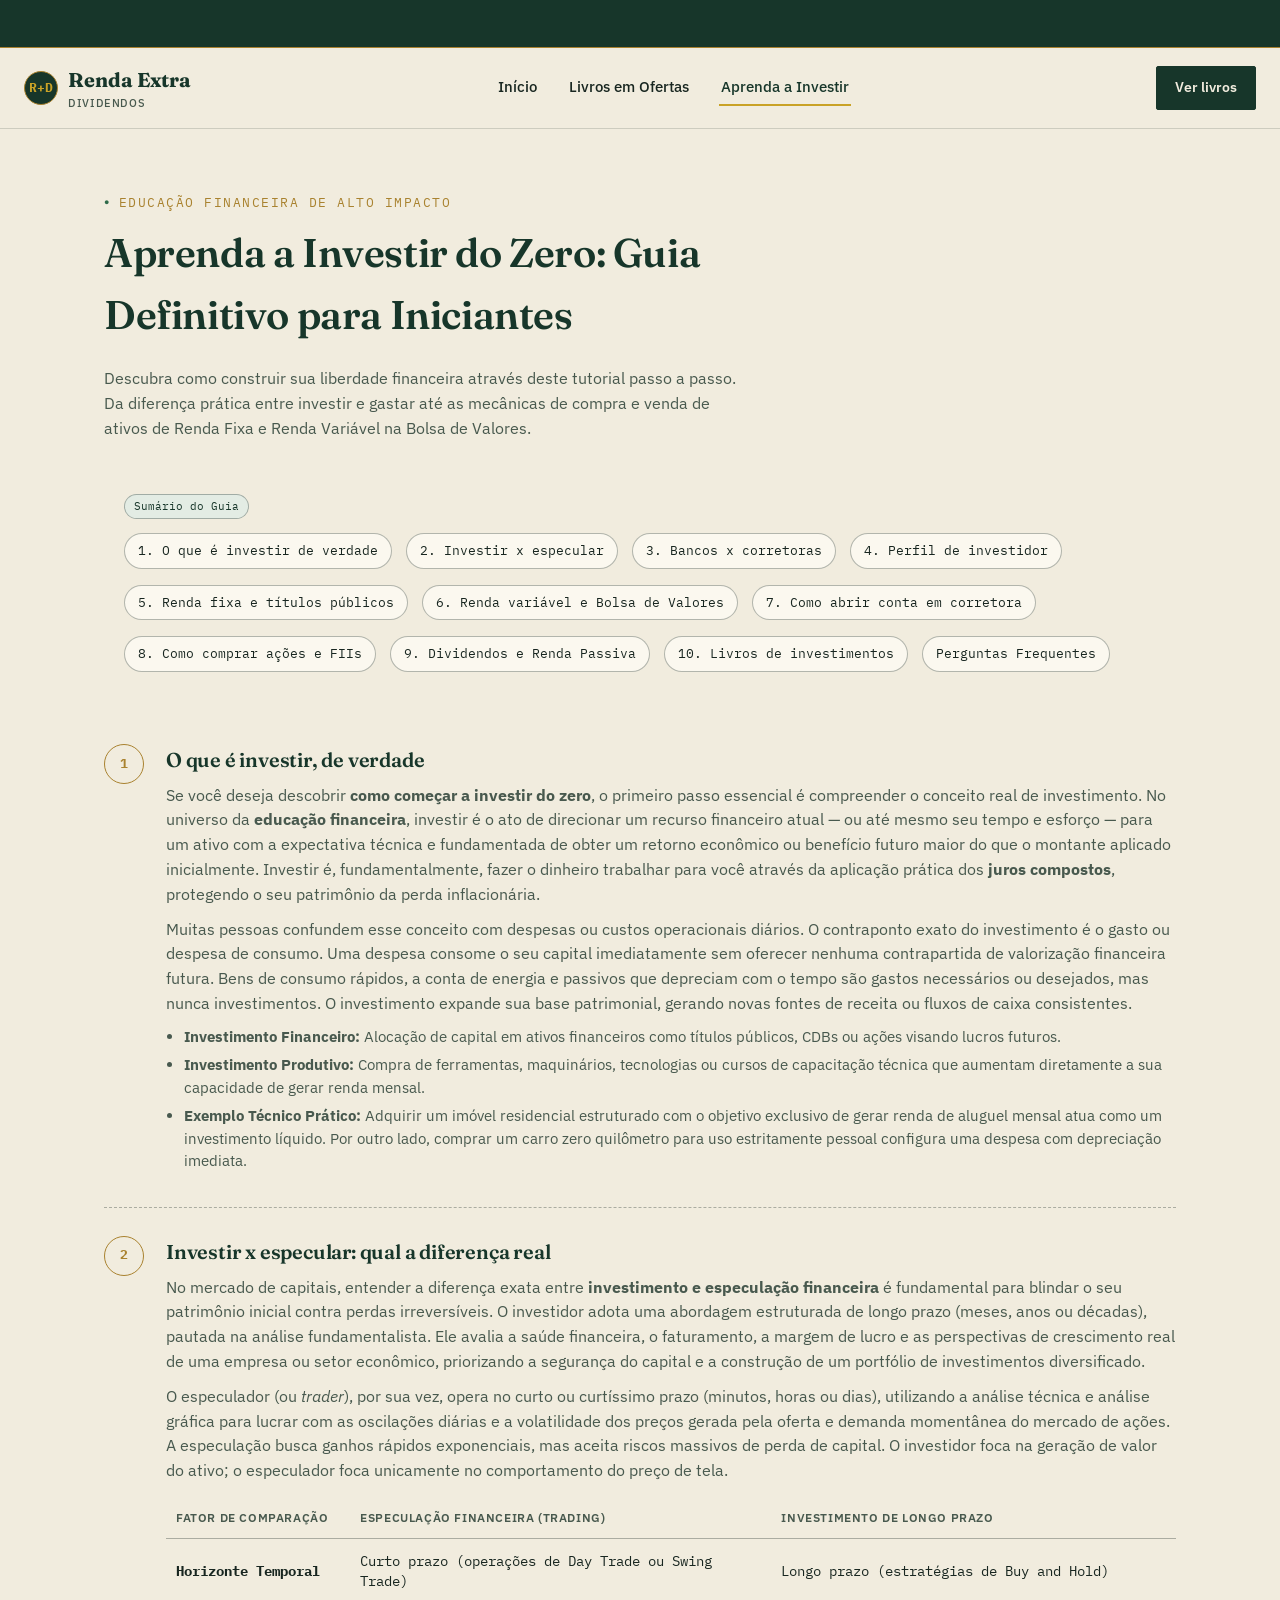
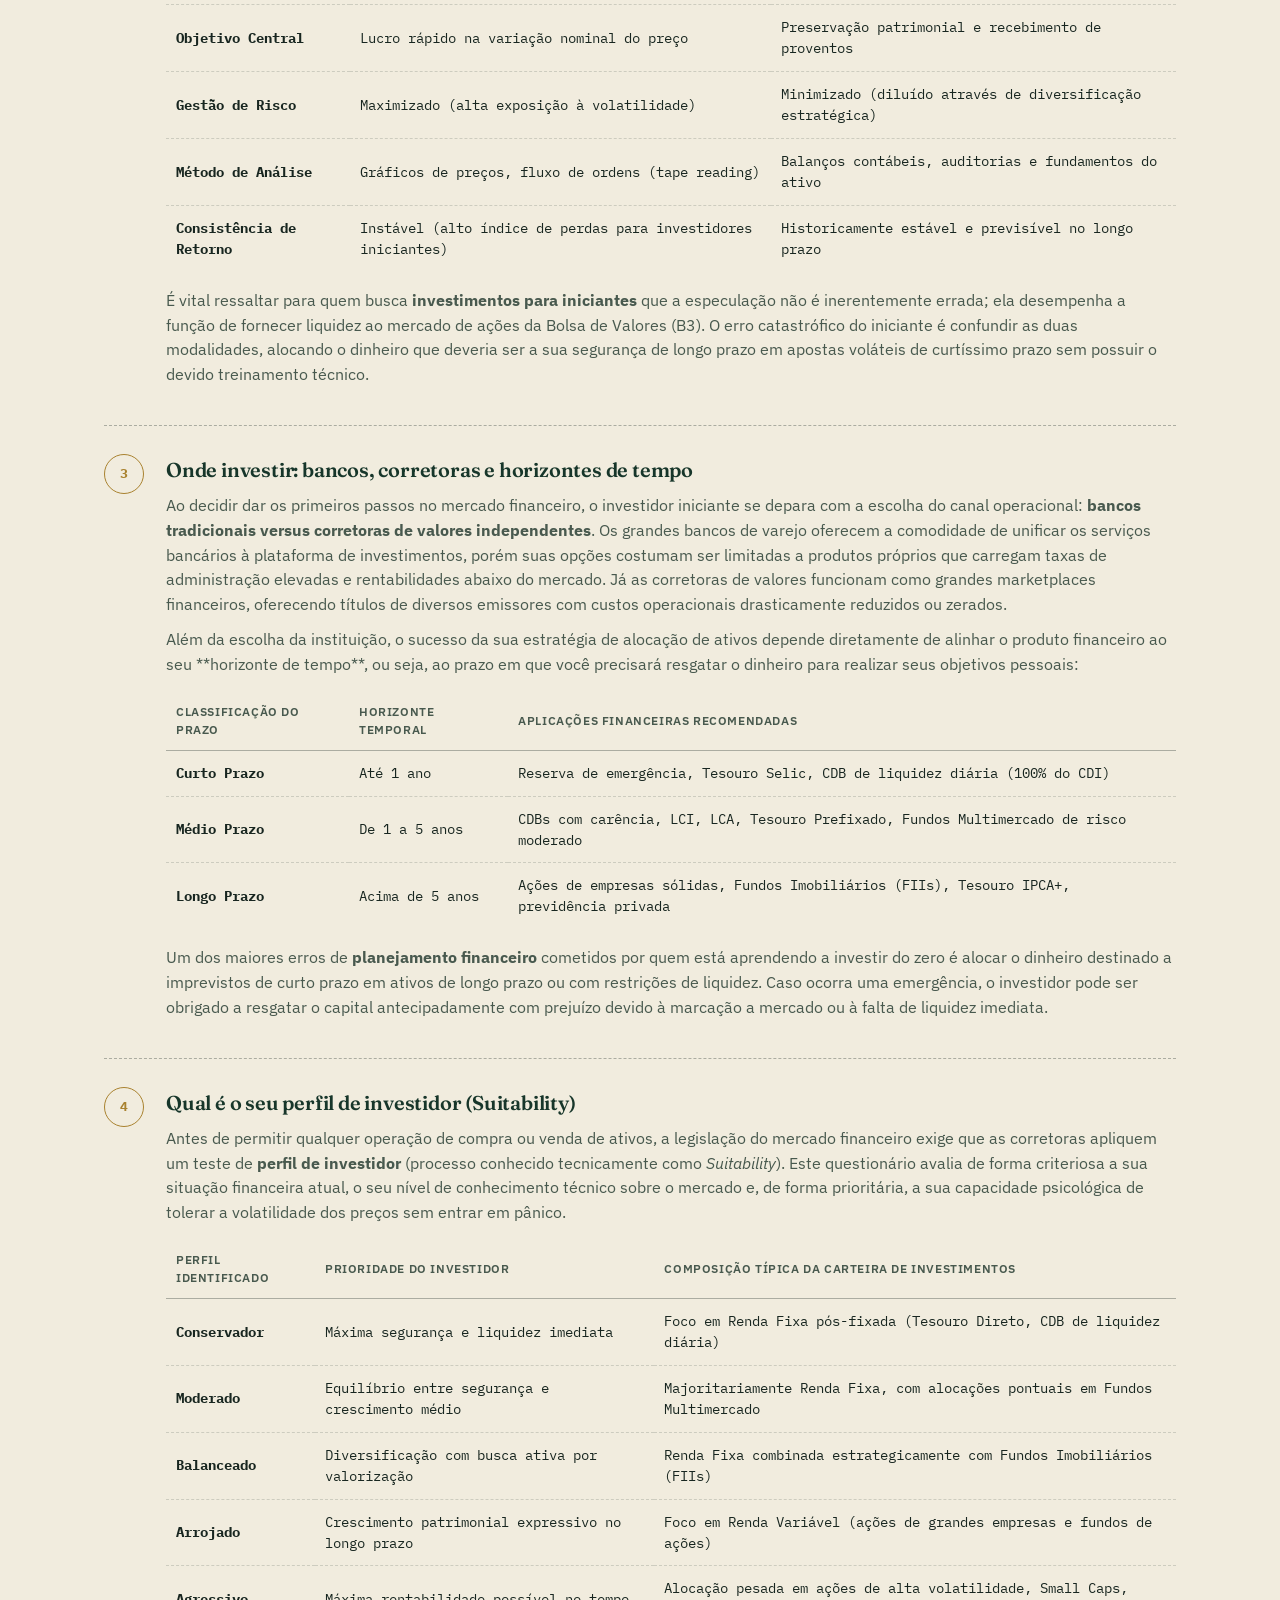
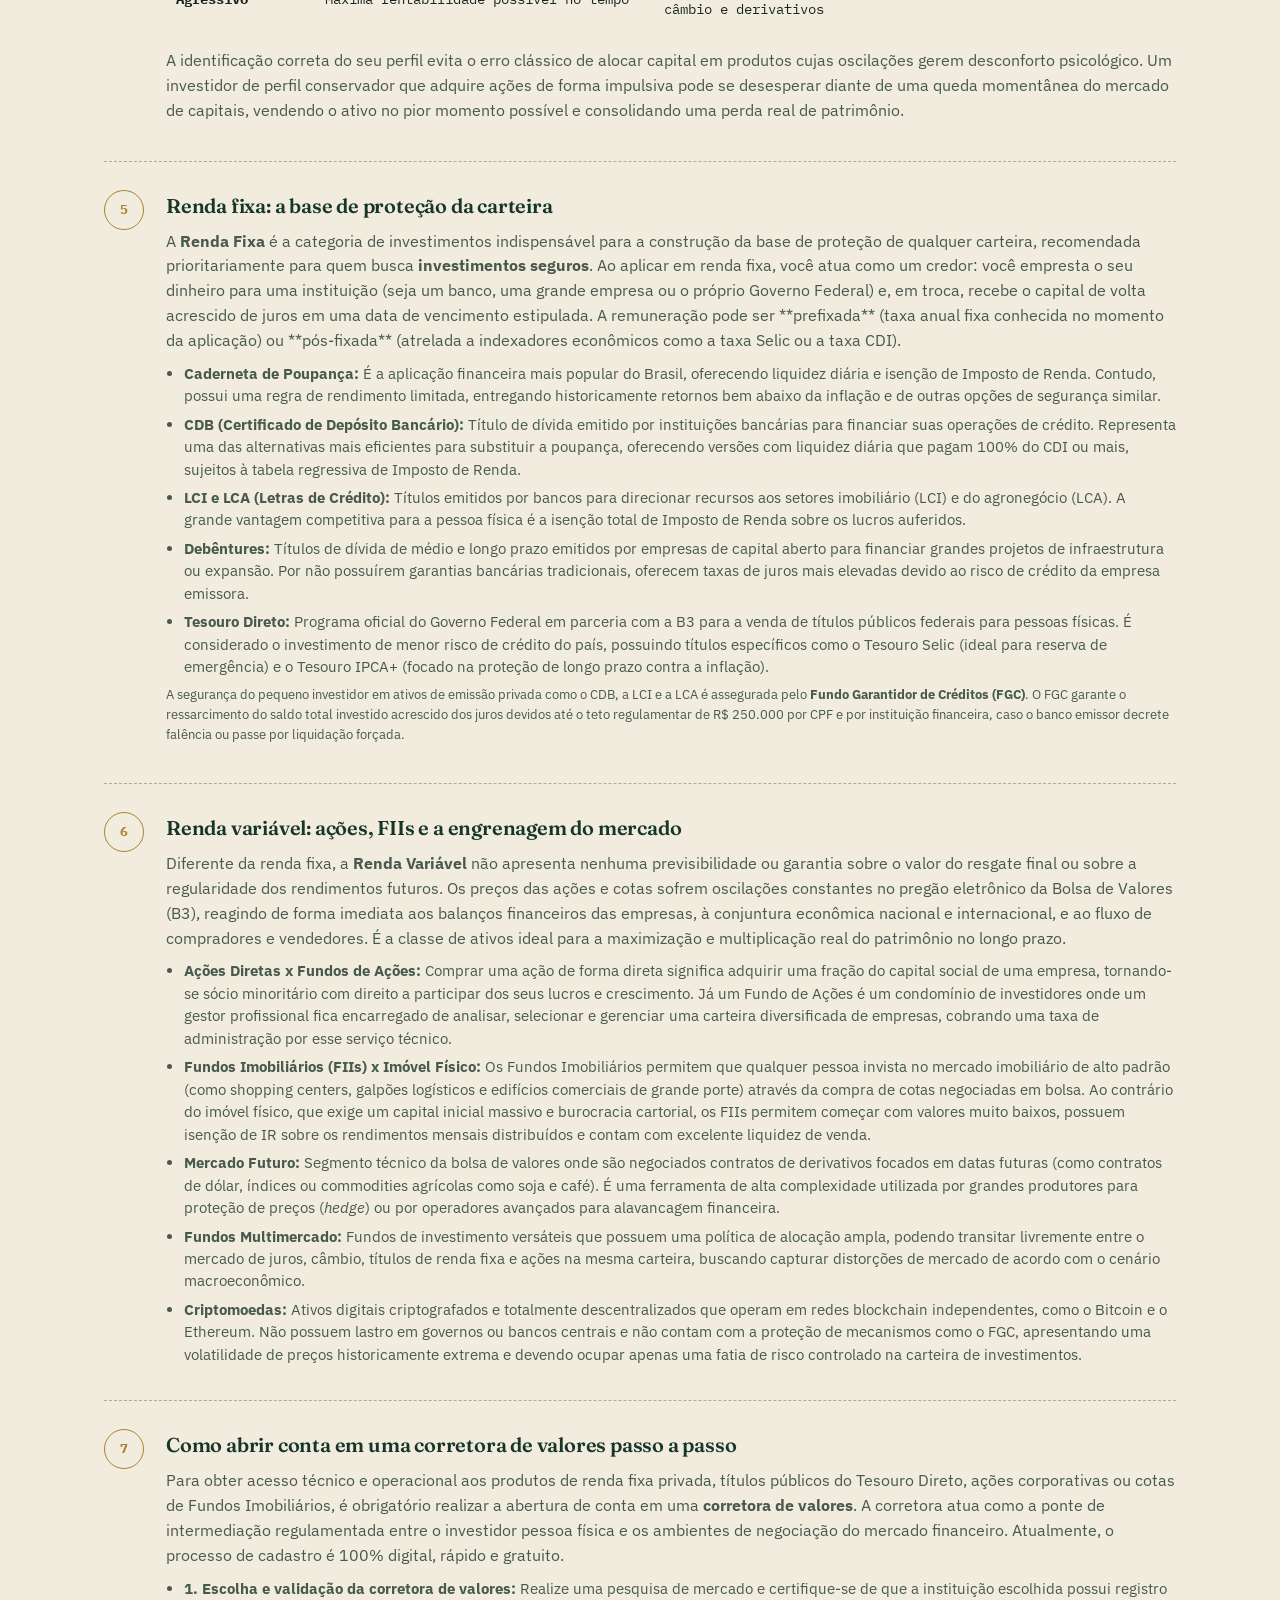
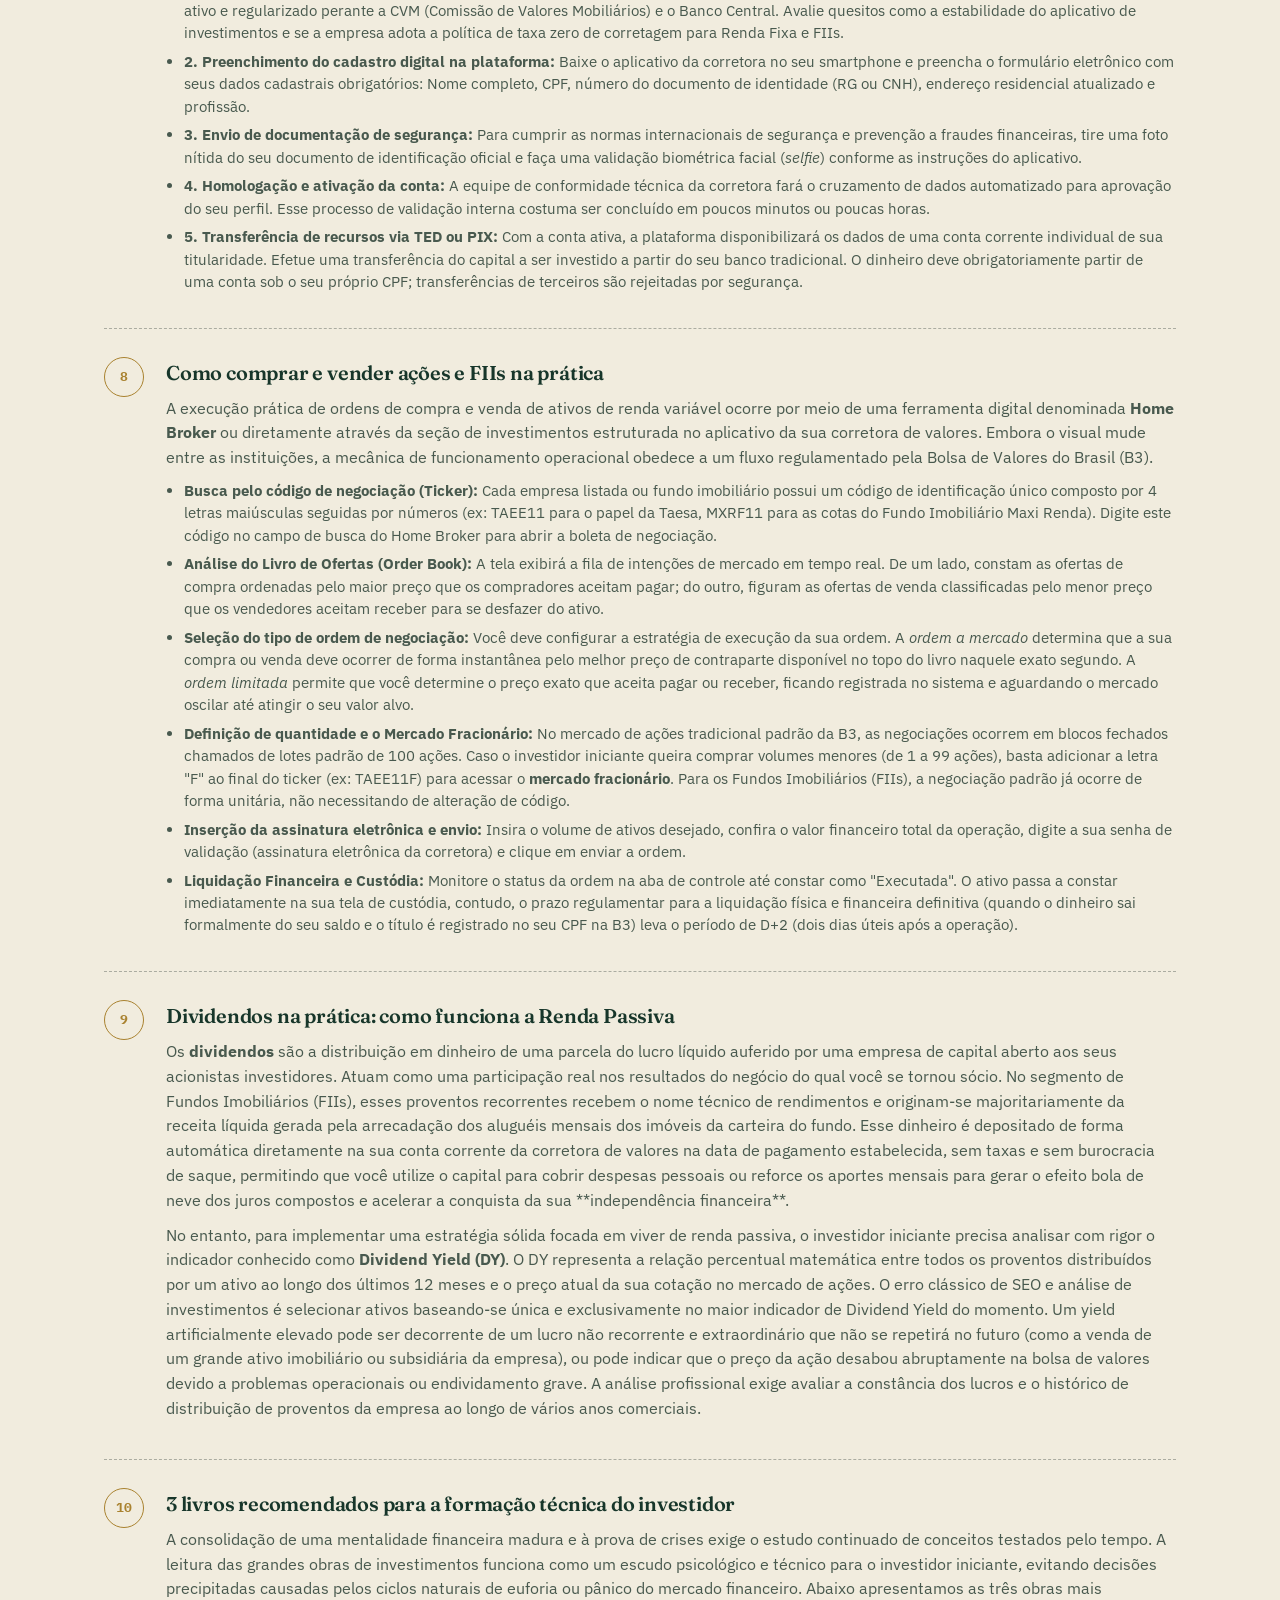
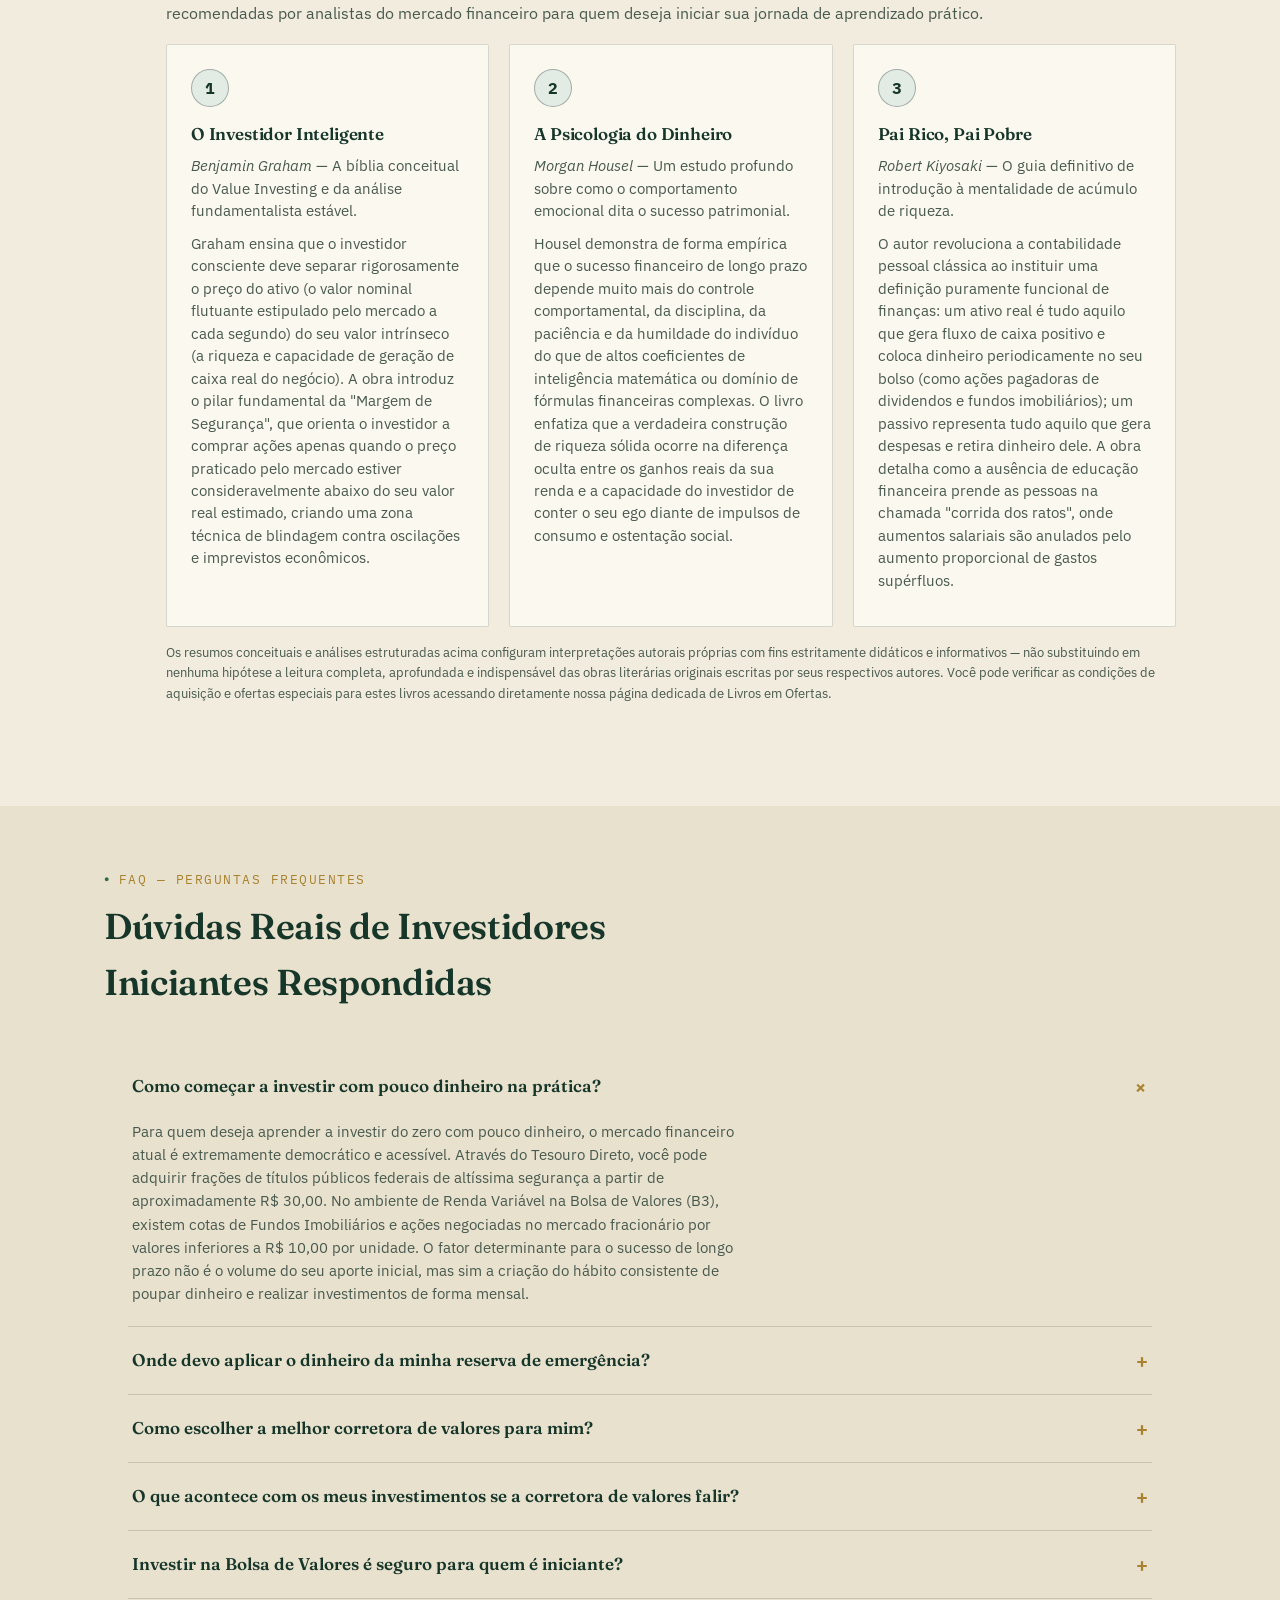
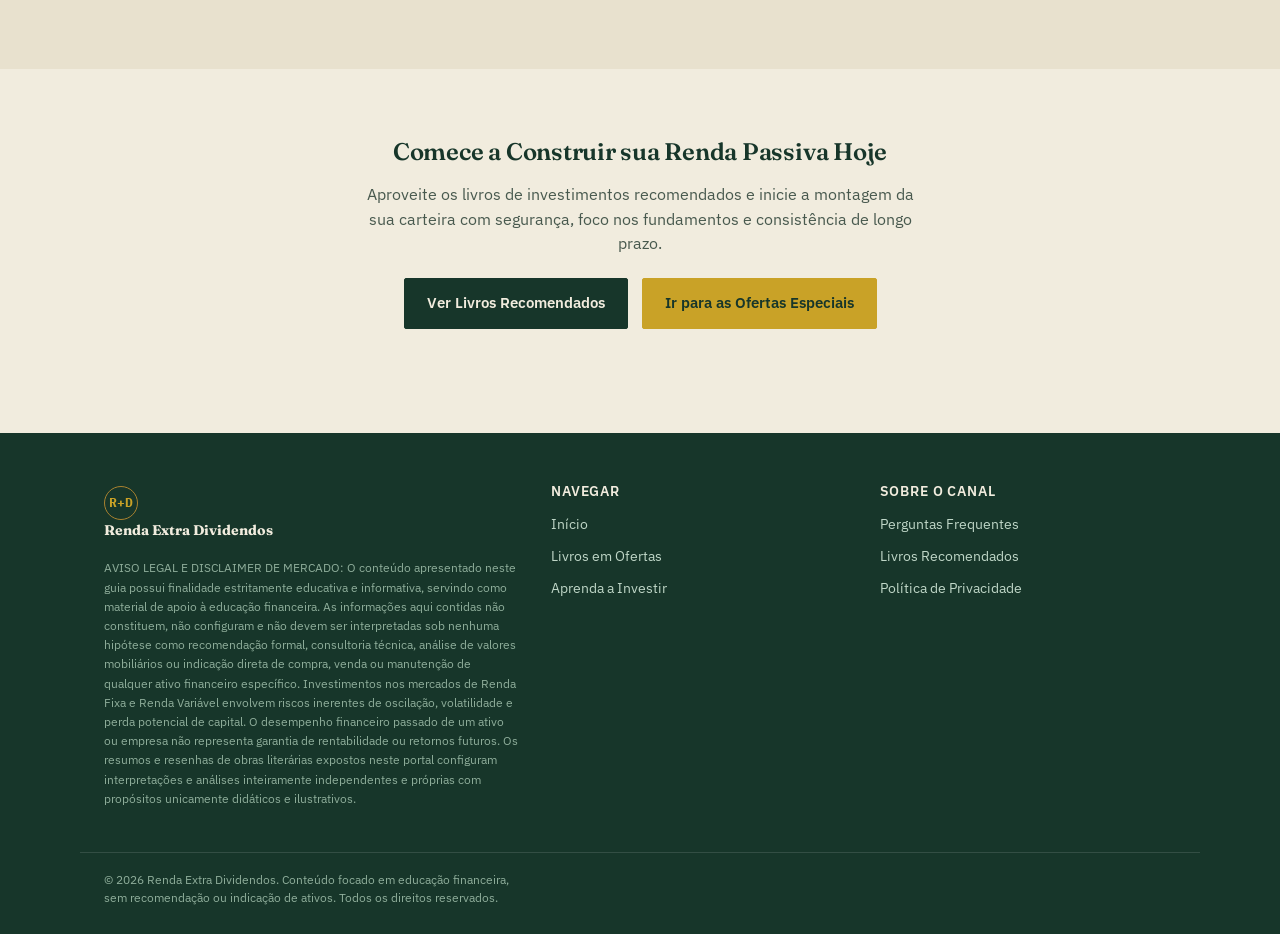
<file: aprenda.html>
<!DOCTYPE html>
<html lang="pt-BR">
<head>
<meta charset="UTF-8">
<meta name="viewport" content="width=device-width, initial-scale=1">
<title>Aprenda a Investir do Zero — Guia Completo para Iniciantes | Renda Extra Dividendos</title>
<meta name="description" content="Guia definitivo de como começar a investir do zero. Entenda a diferença entre renda fixa e renda variável, saiba como abrir conta em corretora e como comprar ações na prática.">
<link rel="canonical" href="https://dividendos.pytksolutions.com.br/aprenda.html" />
<meta property="og:title" content="Aprenda a Investir do Zero — Guia Completo para Iniciantes | Renda Extra Dividendos">
<meta property="og:description" content="Quer saber como começar a investir? Aprenda o passo a passo sobre títulos de renda fixa, ações, fundos imobiliários e como montar sua carteira de investimentos com segurança.">
<meta property="og:type" content="website">
<meta property="og:url" content="https://dividendos.pytksolutions.com.br/aprenda.html">
<meta name="google-site-verification" content="zOuQjuwX9YGfWgq0YzTmhp4uF_JwPbFCEUT1VvmRgUU" />
<meta property="og:locale" content="pt_BR">
<meta property="og:site_name" content="Renda Extra Dividendos">
<meta name="twitter:card" content="summary">
<meta name="twitter:title" content="Aprenda a Investir do Zero — Guia Completo | Renda Extra Dividendos">
<meta name="twitter:description" content="Guia completo focado em educação financeira e investimentos para iniciantes. Descubra como fazer o dinheiro trabalhar para você desde o primeiro passo.">
<link rel="stylesheet" href="style.css">
<link rel="manifest" href="manifest.json">
<meta name="theme-color" content="#17362A">
<link rel="icon" href="favicon-48.png" sizes="48x48" type="image/png">
<link rel="icon" href="favicon-32.png" sizes="32x32" type="image/png">
<link class="apple-touch-icon" href="apple-touch-icon.png">
<meta name="mobile-web-app-capable" content="yes">
<meta name="apple-mobile-web-app-capable" content="yes">
<meta name="apple-mobile-web-app-status-bar-style" content="black-translucent">
<meta name="apple-mobile-web-app-title" content="R+D Dividendos">
<script id="aclib" type="text/javascript" src="//acscdn.com/script/aclib.js"></script>
<script type="text/javascript">
    aclib.runInPagePush({
        zoneId: '11752754',
        maxAds: 2,
    });
</script>
<script type="application/ld+json">
{
  "@context": "https://schema.org",
  "@type": "FAQPage",
  "mainEntity": [
    {
      "@type": "Question",
      "name": "Como começar a investir com pouco dinheiro?",
      "acceptedAnswer": { "@type": "Answer", "text": "Para quem quer aprender a investir do zero com pouco dinheiro, o mercado financeiro atual é extremamente acessível. Através do Tesouro Direto, você pode adquirir títulos públicos federais a partir de aproximadamente R$ 30,00. Na Bolsa de Valores (B3), existem cotas de Fundos Imobiliários e ações do mercado fracionário negociadas por menos de R$ 10,00. O mais importante para o iniciante não é o valor do aporte inicial, mas sim criar o hábito de poupar e investir com consistência mensal." }
    },
    {
      "@type": "Question",
      "name": "Onde investir o dinheiro da reserva de emergência?",
      "acceptedAnswer": { "@type": "Answer", "text": "O dinheiro da sua reserva de emergência deve ser aplicado exclusivamente em produtos de Renda Fixa que ofereçam alta segurança e, principalmente, liquidez diária (possibilidade de resgate imediato). As melhores opções do mercado financeiro são o Tesouro Selic ou um CDB de liquidez diária que pague pelo menos 100% do CDI emitido por um banco sólido. Evite colocar esse capital em ações, fundos imobiliários ou títulos com prazo de carência, pois você pode sofrer perdas se precisar sacar o dinheiro às pressas." }
    },
    {
      "@type": "Question",
      "name": "Qual é a melhor corretora de valores para iniciantes?",
      "acceptedAnswer": { "@type": "Answer", "text": "A melhor corretora de valores para quem está começando é aquela que oferece taxa zero de corretagem para ações e Fundos Imobiliários, possui uma plataforma digital (aplicativo e Home Broker) simples e intuitiva, e que esteja devidamente registrada na CVM e no Banco Central. Instituições renomadas como Nu Invest, Toro Investimentos, Rico, Clear e Inter são amplamente utilizadas por investidores iniciantes devido aos custos baixos e interfaces fáceis de navegar." }
    },
    {
      "@type": "Question",
      "name": "O que acontece se a minha corretora de valores falir?",
      "acceptedAnswer": { "@type": "Answer", "text": "Se a sua corretora de valores falir, você não perde o seu patrimônio. Os ativos de Renda Variável (como ações e FIIs) e os títulos do Tesouro Direto ficam registrados eletronicamente na B3 vinculados diretamente ao seu CPF, e não ao balanço da corretora. Em caso de quebra da instituição intermediária, basta solicitar a transferência de custódia dos seus ativos para outra corretora de sua preferência. Já os investimentos em CDB, LCI e LCA contam com a proteção adicional do Fundo Garantidor de Créditos (FGC) para valores de até R$ 250.000 por CPF e por instituição." }
    },
    {
      "@type": "Question",
      "name": "É seguro investir em ações de empresas e Renda Variável?",
      "acceptedAnswer": { "@type": "Answer", "text": "Investir em ações envolve riscos de oscilação de curto prazo devido à volatilidade natural do mercado de capitais. No entanto, torna-se uma estratégia segura e altamente lucrativa no longo prazo se você focar na montagem de uma carteira diversificada, composta por empresas sólidas, lucrativas e com boa governança corporativa. O risco da renda variável é mitigado através do estudo dos fundamentos das empresas, da diversificação entre diferentes setores econômicos e do foco em receber dividendos ao longo do tempo." }
    }
  ]
}
</script>
</head>
<body>

<div class="ticker-tape"><div class="track" id="tickerTrack"></div></div>

<header class="site">
  <div class="nav">
    <a href="index.html" class="brand">
      <span class="mark">R+D</span>
      <span>Renda Extra <small>Dividendos</small></span>
    </a>
    <nav class="links" id="navLinks">
      <a href="index.html">Início</a>
      <a href="ofertas.html">Livros em Ofertas</a>
      <a href="aprenda.html" class="active">Aprenda a Investir</a>
    </nav>
    <a href="ofertas.html" class="nav-cta">Ver livros</a>
    <button class="burger" id="burger">☰</button>
  </div>
</header>

<section style="padding-bottom:12px">
  <div class="wrap">
    <div class="section-head">
      <div class="eyebrow">Educação Financeira de Alto Impacto</div>
      <h1 style="font-size:clamp(28px,3.6vw,40px)">Aprenda a Investir do Zero: Guia Definitivo para Iniciantes</h1>
      <p style="color:var(--ink-soft); max-width:70ch">Descubra como construir sua liberdade financeira através deste tutorial passo a passo. Da diferença prática entre investir e gastar até as mecânicas de compra e venda de ativos de Renda Fixa e Renda Variável na Bolsa de Valores.</p>
    </div>
    <div class="panel" style="padding:16px 20px;">
      <div class="badge" style="margin-bottom:10px;">Sumário do Guia</div>
      <div style="display:flex; flex-wrap:wrap; gap:8px;">
        <a href="#cap1" class="chip">1. O que é investir de verdade</a>
        <a href="#cap2" class="chip">2. Investir x especular</a>
        <a href="#cap3" class="chip">3. Bancos x corretoras</a>
        <a href="#cap4" class="chip">4. Perfil de investidor</a>
        <a href="#cap5" class="chip">5. Renda fixa e títulos públicos</a>
        <a href="#cap6" class="chip">6. Renda variável e Bolsa de Valores</a>
        <a href="#cap7" class="chip">7. Como abrir conta em corretora</a>
        <a href="#cap8" class="chip">8. Como comprar ações e FIIs</a>
        <a href="#cap9" class="chip">9. Dividendos e Renda Passiva</a>
        <a href="#cap10" class="chip">10. Livros de investimentos</a>
        <a href="#faq" class="chip">Perguntas Frequentes</a>
      </div>
    </div>
  </div>
</section>

<section style="padding-top:12px">
  <div class="wrap panel">

    <!-- CAPÍTULO 1 -->
    <div class="chapter" id="cap1">
      <div class="num">1</div>
      <div>
        <h3>O que é investir, de verdade</h3>
        <p>Se você deseja descobrir <b>como começar a investir do zero</b>, o primeiro passo essencial é compreender o conceito real de investimento. No universo da <b>educação financeira</b>, investir é o ato de direcionar um recurso financeiro atual — ou até mesmo seu tempo e esforço — para um ativo com a expectativa técnica e fundamentada de obter um retorno econômico ou benefício futuro maior do que o montante aplicado inicialmente. Investir é, fundamentalmente, fazer o dinheiro trabalhar para você através da aplicação prática dos <b>juros compostos</b>, protegendo o seu patrimônio da perda inflacionária.</p>
        <p>Muitas pessoas confundem esse conceito com despesas ou custos operacionais diários. O contraponto exato do investimento é o gasto ou despesa de consumo. Uma despesa consome o seu capital imediatamente sem oferecer nenhuma contrapartida de valorização financeira futura. Bens de consumo rápidos, a conta de energia e passivos que depreciam com o tempo são gastos necessários ou desejados, mas nunca investimentos. O investimento expande sua base patrimonial, gerando novas fontes de receita ou fluxos de caixa consistentes.</p>
        <ul>
          <li><b>Investimento Financeiro:</b> Alocação de capital em ativos financeiros como títulos públicos, CDBs ou ações visando lucros futuros.</li>
          <li><b>Investimento Produtivo:</b> Compra de ferramentas, maquinários, tecnologias ou cursos de capacitação técnica que aumentam diretamente a sua capacidade de gerar renda mensal.</li>
          <li><b>Exemplo Técnico Prático:</b> Adquirir um imóvel residencial estruturado com o objetivo exclusivo de gerar renda de aluguel mensal atua como um investimento líquido. Por outro lado, comprar um carro zero quilômetro para uso estritamente pessoal configura uma despesa com depreciação imediata.</li>
        </ul>
      </div>
    </div>

    <!-- CAPÍTULO 2 -->
    <div class="chapter" id="cap2">
      <div class="num">2</div>
      <div>
        <h3>Investir x especular: qual a diferença real</h3>
        <p>No mercado de capitais, entender a diferença exata entre <b>investimento e especulação financeira</b> é fundamental para blindar o seu patrimônio inicial contra perdas irreversíveis. O investidor adota uma abordagem estruturada de longo prazo (meses, anos ou décadas), pautada na análise fundamentalista. Ele avalia a saúde financeira, o faturamento, a margem de lucro e as perspectivas de crescimento real de uma empresa ou setor econômico, priorizando a segurança do capital e a construção de um portfólio de investimentos diversificado.</p>
        <p>O especulador (ou <i>trader</i>), por sua vez, opera no curto ou curtíssimo prazo (minutos, horas ou dias), utilizando a análise técnica e análise gráfica para lucrar com as oscilações diárias e a volatilidade dos preços gerada pela oferta e demanda momentânea do mercado de ações. A especulação busca ganhos rápidos exponenciais, mas aceita riscos massivos de perda de capital. O investidor foca na geração de valor do ativo; o especulador foca unicamente no comportamento do preço de tela.</p>
        <div style="overflow-x:auto; margin:16px 0;">
        <table class="ledger">
          <thead><tr><th>Fator de Comparação</th><th>Especulação Financeira (Trading)</th><th>Investimento de Longo Prazo</th></tr></thead>
          <tbody>
            <tr><td><b>Horizonte Temporal</b></td><td>Curto prazo (operações de Day Trade ou Swing Trade)</td><td>Longo prazo (estratégias de Buy and Hold)</td></tr>
            <tr><td><b>Objetivo Central</b></td><td>Lucro rápido na variação nominal do preço</td><td>Preservação patrimonial e recebimento de proventos</td></tr>
            <tr><td><b>Gestão de Risco</b></td><td>Maximizado (alta exposição à volatilidade)</td><td>Minimizado (diluído através de diversificação estratégica)</td></tr>
            <tr><td><b>Método de Análise</b></td><td>Gráficos de preços, fluxo de ordens (tape reading)</td><td>Balanços contábeis, auditorias e fundamentos do ativo</td></tr>
            <tr><td><b>Consistência de Retorno</b></td><td>Instável (alto índice de perdas para investidores iniciantes)</td><td>Historicamente estável e previsível no longo prazo</td></tr>
          </tbody>
        </table>
        </div>
        <p>É vital ressaltar para quem busca <b>investimentos para iniciantes</b> que a especulação não é inerentemente errada; ela desempenha a função de fornecer liquidez ao mercado de ações da Bolsa de Valores (B3). O erro catastrófico do iniciante é confundir as duas modalidades, alocando o dinheiro que deveria ser a sua segurança de longo prazo em apostas voláteis de curtíssimo prazo sem possuir o devido treinamento técnico.</p>
      </div>
    </div>

    <!-- CAPÍTULO 3 -->
    <div class="chapter" id="cap3">
      <div class="num">3</div>
      <div>
        <h3>Onde investir: bancos, corretoras e horizontes de tempo</h3>
        <p>Ao decidir dar os primeiros passos no mercado financeiro, o investidor iniciante se depara com a escolha do canal operacional: <b>bancos tradicionais versus corretoras de valores independentes</b>. Os grandes bancos de varejo oferecem a comodidade de unificar os serviços bancários à plataforma de investimentos, porém suas opções costumam ser limitadas a produtos próprios que carregam taxas de administração elevadas e rentabilidades abaixo do mercado. Já as corretoras de valores funcionam como grandes marketplaces financeiros, oferecendo títulos de diversos emissores com custos operacionais drasticamente reduzidos ou zerados.</p>
        <p>Além da escolha da instituição, o sucesso da sua estratégia de alocação de ativos depende diretamente de alinhar o produto financeiro ao seu **horizonte de tempo**, ou seja, ao prazo em que você precisará resgatar o dinheiro para realizar seus objetivos pessoais:</p>
        <div style="overflow-x:auto; margin:16px 0;">
        <table class="ledger">
          <thead><tr><th>Classificação do Prazo</th><th>Horizonte Temporal</th><th>Aplicações Financeiras Recomendadas</th></tr></thead>
          <tbody>
            <tr><td><b>Curto Prazo</b></td><td>Até 1 ano</td><td>Reserva de emergência, Tesouro Selic, CDB de liquidez diária (100% do CDI)</td></tr>
            <tr><td><b>Médio Prazo</b></td><td>De 1 a 5 anos</td><td>CDBs com carência, LCI, LCA, Tesouro Prefixado, Fundos Multimercado de risco moderado</td></tr>
            <tr><td><b>Longo Prazo</b></td><td>Acima de 5 anos</td><td>Ações de empresas sólidas, Fundos Imobiliários (FIIs), Tesouro IPCA+, previdência privada</td></tr>
          </tbody>
        </table>
        </div>
        <p>Um dos maiores erros de <b>planejamento financeiro</b> cometidos por quem está aprendendo a investir do zero é alocar o dinheiro destinado a imprevistos de curto prazo em ativos de longo prazo ou com restrições de liquidez. Caso ocorra uma emergência, o investidor pode ser obrigado a resgatar o capital antecipadamente com prejuízo devido à marcação a mercado ou à falta de liquidez imediata.</p>
      </div>
    </div>

    <!-- CAPÍTULO 4 -->
    <div class="chapter" id="cap4">
      <div class="num">4</div>
      <div>
        <h3>Qual é o seu perfil de investidor (Suitability)</h3>
        <p>Antes de permitir qualquer operação de compra ou venda de ativos, a legislação do mercado financeiro exige que as corretoras apliquem um teste de <b>perfil de investidor</b> (processo conhecido tecnicamente como <i>Suitability</i>). Este questionário avalia de forma criteriosa a sua situação financeira atual, o seu nível de conhecimento técnico sobre o mercado e, de forma prioritária, a sua capacidade psicológica de tolerar a volatilidade dos preços sem entrar em pânico.</p>
        <div style="overflow-x:auto; margin:16px 0;">
        <table class="ledger">
          <thead><tr><th>Perfil Identificado</th><th>Prioridade do Investidor</th><th>Composição Típica da Carteira de Investimentos</th></tr></thead>
          <tbody>
            <tr><td><b>Conservador</b></td><td>Máxima segurança e liquidez imediata</td><td>Foco em Renda Fixa pós-fixada (Tesouro Direto, CDB de liquidez diária)</td></tr>
            <tr><td><b>Moderado</b></td><td>Equilíbrio entre segurança e crescimento médio</td><td>Majoritariamente Renda Fixa, com alocações pontuais em Fundos Multimercado</td></tr>
            <tr><td><b>Balanceado</b></td><td>Diversificação com busca ativa por valorização</td><td>Renda Fixa combinada estrategicamente com Fundos Imobiliários (FIIs)</td></tr>
            <tr><td><b>Arrojado</b></td><td>Crescimento patrimonial expressivo no longo prazo</td><td>Foco em Renda Variável (ações de grandes empresas e fundos de ações)</td></tr>
            <tr><td><b>Agressivo</b></td><td>Máxima rentabilidade possível no tempo</td><td>Alocação pesada em ações de alta volatilidade, Small Caps, câmbio e derivativos</td></tr>
          </tbody>
        </table>
        </div>
        <p>A identificação correta do seu perfil evita o erro clássico de alocar capital em produtos cujas oscilações gerem desconforto psicológico. Um investidor de perfil conservador que adquire ações de forma impulsiva pode se desesperar diante de uma queda momentânea do mercado de capitais, vendendo o ativo no pior momento possível e consolidando uma perda real de patrimônio.</p>
      </div>
    </div>

    <!-- CAPÍTULO 5 -->
    <div class="chapter" id="cap5">
      <div class="num">5</div>
      <div>
        <h3>Renda fixa: a base de proteção da carteira</h3>
        <p>A <b>Renda Fixa</b> é a categoria de investimentos indispensável para a construção da base de proteção de qualquer carteira, recomendada prioritariamente para quem busca <b>investimentos seguros</b>. Ao aplicar em renda fixa, você atua como um credor: você empresta o seu dinheiro para uma instituição (seja um banco, uma grande empresa ou o próprio Governo Federal) e, em troca, recebe o capital de volta acrescido de juros em uma data de vencimento estipulada. A remuneração pode ser **prefixada** (taxa anual fixa conhecida no momento da aplicação) ou **pós-fixada** (atrelada a indexadores econômicos como a taxa Selic ou a taxa CDI).</p>
        <ul>
          <li><b>Caderneta de Poupança:</b> É a aplicação financeira mais popular do Brasil, oferecendo liquidez diária e isenção de Imposto de Renda. Contudo, possui uma regra de rendimento limitada, entregando historicamente retornos bem abaixo da inflação e de outras opções de segurança similar.</li>
          <li><b>CDB (Certificado de Depósito Bancário):</b> Título de dívida emitido por instituições bancárias para financiar suas operações de crédito. Representa uma das alternativas mais eficientes para substituir a poupança, oferecendo versões com liquidez diária que pagam 100% do CDI ou mais, sujeitos à tabela regressiva de Imposto de Renda.</li>
          <li><b>LCI e LCA (Letras de Crédito):</b> Títulos emitidos por bancos para direcionar recursos aos setores imobiliário (LCI) e do agronegócio (LCA). A grande vantagem competitiva para a pessoa física é a isenção total de Imposto de Renda sobre os lucros auferidos.</li>
          <li><b>Debêntures:</b> Títulos de dívida de médio e longo prazo emitidos por empresas de capital aberto para financiar grandes projetos de infraestrutura ou expansão. Por não possuírem garantias bancárias tradicionais, oferecem taxas de juros mais elevadas devido ao risco de crédito da empresa emissora.</li>
          <li><b>Tesouro Direto:</b> Programa oficial do Governo Federal em parceria com a B3 para a venda de títulos públicos federais para pessoas físicas. É considerado o investimento de menor risco de crédito do país, possuindo títulos específicos como o Tesouro Selic (ideal para reserva de emergência) e o Tesouro IPCA+ (focado na proteção de longo prazo contra a inflação).</li>
        </ul>
        <p class="small">A segurança do pequeno investidor em ativos de emissão privada como o CDB, a LCI e a LCA é assegurada pelo <b>Fundo Garantidor de Créditos (FGC)</b>. O FGC garante o ressarcimento do saldo total investido acrescido dos juros devidos até o teto regulamentar de R$ 250.000 por CPF e por instituição financeira, caso o banco emissor decrete falência ou passe por liquidação forçada.</p>
      </div>
    </div>

    <!-- CAPÍTULO 6 -->
    <div class="chapter" id="cap6">
      <div class="num">6</div>
      <div>
        <h3>Renda variável: ações, FIIs e a engrenagem do mercado</h3>
        <p>Diferente da renda fixa, a <b>Renda Variável</b> não apresenta nenhuma previsibilidade ou garantia sobre o valor do resgate final ou sobre a regularidade dos rendimentos futuros. Os preços das ações e cotas sofrem oscilações constantes no pregão eletrônico da Bolsa de Valores (B3), reagindo de forma imediata aos balanços financeiros das empresas, à conjuntura econômica nacional e internacional, e ao fluxo de compradores e vendedores. É a classe de ativos ideal para a maximização e multiplicação real do patrimônio no longo prazo.</p>
        <ul>
          <li><b>Ações Diretas x Fundos de Ações:</b> Comprar uma ação de forma direta significa adquirir uma fração do capital social de uma empresa, tornando-se sócio minoritário com direito a participar dos seus lucros e crescimento. Já um Fundo de Ações é um condomínio de investidores onde um gestor profissional fica encarregado de analisar, selecionar e gerenciar uma carteira diversificada de empresas, cobrando uma taxa de administração por esse serviço técnico.</li>
          <li><b>Fundos Imobiliários (FIIs) x Imóvel Físico:</b> Os Fundos Imobiliários permitem que qualquer pessoa invista no mercado imobiliário de alto padrão (como shopping centers, galpões logísticos e edifícios comerciais de grande porte) através da compra de cotas negociadas em bolsa. Ao contrário do imóvel físico, que exige um capital inicial massivo e burocracia cartorial, os FIIs permitem começar com valores muito baixos, possuem isenção de IR sobre os rendimentos mensais distribuídos e contam com excelente liquidez de venda.</li>
          <li><b>Mercado Futuro:</b> Segmento técnico da bolsa de valores onde são negociados contratos de derivativos focados em datas futuras (como contratos de dólar, índices ou commodities agrícolas como soja e café). É uma ferramenta de alta complexidade utilizada por grandes produtores para proteção de preços (<i>hedge</i>) ou por operadores avançados para alavancagem financeira.</li>
          <li><b>Fundos Multimercado:</b> Fundos de investimento versáteis que possuem uma política de alocação ampla, podendo transitar livremente entre o mercado de juros, câmbio, títulos de renda fixa e ações na mesma carteira, buscando capturar distorções de mercado de acordo com o cenário macroeconômico.</li>
          <li><b>Criptomoedas:</b> Ativos digitais criptografados e totalmente descentralizados que operam em redes blockchain independentes, como o Bitcoin e o Ethereum. Não possuem lastro em governos ou bancos centrais e não contam com a proteção de mecanismos como o FGC, apresentando uma volatilidade de preços historicamente extrema e devendo ocupar apenas uma fatia de risco controlado na carteira de investimentos.</li>
        </ul>
      </div>
    </div>

    <!-- CAPÍTULO 7 -->
    <div class="chapter" id="cap7">
      <div class="num">7</div>
      <div>
        <h3>Como abrir conta em uma corretora de valores passo a passo</h3>
        <p>Para obter acesso técnico e operacional aos produtos de renda fixa privada, títulos públicos do Tesouro Direto, ações corporativas ou cotas de Fundos Imobiliários, é obrigatório realizar a abertura de conta em uma <b>corretora de valores</b>. A corretora atua como a ponte de intermediação regulamentada entre o investidor pessoa física e os ambientes de negociação do mercado financeiro. Atualmente, o processo de cadastro é 100% digital, rápido e gratuito.</p>
        <ul>
          <li><b>1. Escolha e validação da corretora de valores:</b> Realize uma pesquisa de mercado e certifique-se de que a instituição escolhida possui registro ativo e regularizado perante a CVM (Comissão de Valores Mobiliários) e o Banco Central. Avalie quesitos como a estabilidade do aplicativo de investimentos e se a empresa adota a política de taxa zero de corretagem para Renda Fixa e FIIs.</li>
          <li><b>2. Preenchimento do cadastro digital na plataforma:</b> Baixe o aplicativo da corretora no seu smartphone e preencha o formulário eletrônico com seus dados cadastrais obrigatórios: Nome completo, CPF, número do documento de identidade (RG ou CNH), endereço residencial atualizado e profissão.</li>
          <li><b>3. Envio de documentação de segurança:</b> Para cumprir as normas internacionais de segurança e prevenção a fraudes financeiras, tire uma foto nítida do seu documento de identificação oficial e faça uma validação biométrica facial (<i>selfie</i>) conforme as instruções do aplicativo.</li>
          <li><b>4. Homologação e ativação da conta:</b> A equipe de conformidade técnica da corretora fará o cruzamento de dados automatizado para aprovação do seu perfil. Esse processo de validação interna costuma ser concluído em poucos minutos ou poucas horas.</li>
          <li><b>5. Transferência de recursos via TED ou PIX:</b> Com a conta ativa, a plataforma disponibilizará os dados de uma conta corrente individual de sua titularidade. Efetue uma transferência do capital a ser investido a partir do seu banco tradicional. O dinheiro deve obrigatoriamente partir de uma conta sob o seu próprio CPF; transferências de terceiros são rejeitadas por segurança.</li>
        </ul>
      </div>
    </div>

    <!-- CAPÍTULO 8 -->
    <div class="chapter" id="cap8">
      <div class="num">8</div>
      <div>
        <h3>Como comprar e vender ações e FIIs na prática</h3>
        <p>A execução prática de ordens de compra e venda de ativos de renda variável ocorre por meio de uma ferramenta digital denominada <b>Home Broker</b> ou diretamente através da seção de investimentos estruturada no aplicativo da sua corretora de valores. Embora o visual mude entre as instituições, a mecânica de funcionamento operacional obedece a um fluxo regulamentado pela Bolsa de Valores do Brasil (B3).</p>
        <ul>
          <li><b>Busca pelo código de negociação (Ticker):</b> Cada empresa listada ou fundo imobiliário possui um código de identificação único composto por 4 letras maiúsculas seguidas por números (ex: TAEE11 para o papel da Taesa, MXRF11 para as cotas do Fundo Imobiliário Maxi Renda). Digite este código no campo de busca do Home Broker para abrir a boleta de negociação.</li>
          <li><b>Análise do Livro de Ofertas (Order Book):</b> A tela exibirá a fila de intenções de mercado em tempo real. De um lado, constam as ofertas de compra ordenadas pelo maior preço que os compradores aceitam pagar; do outro, figuram as ofertas de venda classificadas pelo menor preço que os vendedores aceitam receber para se desfazer do ativo.</li>
          <li><b>Seleção do tipo de ordem de negociação:</b> Você deve configurar a estratégia de execução da sua ordem. A <i>ordem a mercado</i> determina que a sua compra ou venda deve ocorrer de forma instantânea pelo melhor preço de contraparte disponível no topo do livro naquele exato segundo. A <i>ordem limitada</i> permite que você determine o preço exato que aceita pagar ou receber, ficando registrada no sistema e aguardando o mercado oscilar até atingir o seu valor alvo.</li>
          <li><b>Definição de quantidade e o Mercado Fracionário:</b> No mercado de ações tradicional padrão da B3, as negociações ocorrem em blocos fechados chamados de lotes padrão de 100 ações. Caso o investidor iniciante queira comprar volumes menores (de 1 a 99 ações), basta adicionar a letra "F" ao final do ticker (ex: TAEE11F) para acessar o <b>mercado fracionário</b>. Para os Fundos Imobiliários (FIIs), a negociação padrão já ocorre de forma unitária, não necessitando de alteração de código.</li>
          <li><b>Inserção da assinatura eletrônica e envio:</b> Insira o volume de ativos desejado, confira o valor financeiro total da operação, digite a sua senha de validação (assinatura eletrônica da corretora) e clique em enviar a ordem.</li>
          <li><b>Liquidação Financeira e Custódia:</b> Monitore o status da ordem na aba de controle até constar como "Executada". O ativo passa a constar imediatamente na sua tela de custódia, contudo, o prazo regulamentar para a liquidação física e financeira definitiva (quando o dinheiro sai formalmente do seu saldo e o título é registrado no seu CPF na B3) leva o período de D+2 (dois dias úteis após a operação).</li>
        </ul>
      </div>
    </div>

    <!-- CAPÍTULO 9 -->
    <div class="chapter" id="cap9">
      <div class="num">9</div>
      <div>
        <h3>Dividendos na prática: como funciona a Renda Passiva</h3>
        <p>Os <b>dividendos</b> são a distribuição em dinheiro de uma parcela do lucro líquido auferido por uma empresa de capital aberto aos seus acionistas investidores. Atuam como uma participação real nos resultados do negócio do qual você se tornou sócio. No segmento de Fundos Imobiliários (FIIs), esses proventos recorrentes recebem o nome técnico de rendimentos e originam-se majoritariamente da receita líquida gerada pela arrecadação dos aluguéis mensais dos imóveis da carteira do fundo. Esse dinheiro é depositado de forma automática diretamente na sua conta corrente da corretora de valores na data de pagamento estabelecida, sem taxas e sem burocracia de saque, permitindo que você utilize o capital para cobrir despesas pessoais ou reforce os aportes mensais para gerar o efeito bola de neve dos juros compostos e acelerar a conquista da sua **independência financeira**.</p>
        <p>No entanto, para implementar uma estratégia sólida focada em viver de renda passiva, o investidor iniciante precisa analisar com rigor o indicador conhecido como <b>Dividend Yield (DY)</b>. O DY representa a relação percentual matemática entre todos os proventos distribuídos por um ativo ao longo dos últimos 12 meses e o preço atual da sua cotação no mercado de ações. O erro clássico de SEO e análise de investimentos é selecionar ativos baseando-se única e exclusivamente no maior indicador de Dividend Yield do momento. Um yield artificialmente elevado pode ser decorrente de um lucro não recorrente e extraordinário que não se repetirá no futuro (como a venda de um grande ativo imobiliário ou subsidiária da empresa), ou pode indicar que o preço da ação desabou abruptamente na bolsa de valores devido a problemas operacionais ou endividamento grave. A análise profissional exige avaliar a constância dos lucros e o histórico de distribuição de proventos da empresa ao longo de vários anos comerciais.</p>
      </div>
    </div>

    <!-- CAPÍTULO 10 -->
    <div class="chapter" id="cap10">
      <div class="num">10</div>
      <div style="width:100%;">
        <h3>3 livros recomendados para a formação técnica do investidor</h3>
        <p>A consolidação de uma mentalidade financeira madura e à prova de crises exige o estudo continuado de conceitos testados pelo tempo. A leitura das grandes obras de investimentos funciona como um escudo psicológico e técnico para o investidor iniciante, evitando decisões precipitadas causadas pelos ciclos naturais de euforia ou pânico do mercado financeiro. Abaixo apresentamos as três obras mais recomendadas por analistas do mercado financeiro para quem deseja iniciar sua jornada de aprendizado prático.</p>

        <div class="grid grid-3" style="margin-top:18px;">
          <div class="card">
            <div class="icon">1</div>
            <h3 style="font-size:17px;">O Investidor Inteligente</h3>
            <p class="small" style="margin-bottom:10px;"><i>Benjamin Graham</i> — A bíblia conceitual do Value Investing e da análise fundamentalista estável.</p>
            <p>Graham ensina que o investidor consciente deve separar rigorosamente o preço do ativo (o valor nominal flutuante estipulado pelo mercado a cada segundo) do seu valor intrínseco (a riqueza e capacidade de geração de caixa real do negócio). A obra introduz o pilar fundamental da "Margem de Segurança", que orienta o investidor a comprar ações apenas quando o preço praticado pelo mercado estiver consideravelmente abaixo do seu valor real estimado, criando uma zona técnica de blindagem contra oscilações e imprevistos econômicos.</p>
          </div>
          <div class="card">
            <div class="icon">2</div>
            <h3 style="font-size:17px;">A Psicologia do Dinheiro</h3>
            <p class="small" style="margin-bottom:10px;"><i>Morgan Housel</i> — Um estudo profundo sobre como o comportamento emocional dita o sucesso patrimonial.</p>
            <p>Housel demonstra de forma empírica que o sucesso financeiro de longo prazo depende muito mais do controle comportamental, da disciplina, da paciência e da humildade do indivíduo do que de altos coeficientes de inteligência matemática ou domínio de fórmulas financeiras complexas. O livro enfatiza que a verdadeira construção de riqueza sólida ocorre na diferença oculta entre os ganhos reais da sua renda e a capacidade do investidor de conter o seu ego diante de impulsos de consumo e ostentação social.</p>
          </div>
          <div class="card">
            <div class="icon">3</div>
            <h3 style="font-size:17px;">Pai Rico, Pai Pobre</h3>
            <p class="small" style="margin-bottom:10px;"><i>Robert Kiyosaki</i> — O guia definitivo de introdução à mentalidade de acúmulo de riqueza.</p>
            <p>O autor revoluciona a contabilidade pessoal clássica ao instituir uma definição puramente funcional de finanças: um ativo real é tudo aquilo que gera fluxo de caixa positivo e coloca dinheiro periodicamente no seu bolso (como ações pagadoras de dividendos e fundos imobiliários); um passivo representa tudo aquilo que gera despesas e retira dinheiro dele. A obra detalha como a ausência de educação financeira prende as pessoas na chamada "corrida dos ratos", onde aumentos salariais são anulados pelo aumento proporcional de gastos supérfluos.</p>
          </div>
        </div>
        <p class="small" style="margin-top:16px;">Os resumos conceituais e análises estruturadas acima configuram interpretações autorais próprias com fins estritamente didáticos e informativos — não substituindo em nenhuma hipótese a leitura completa, aprofundada e indispensável das obras literárias originais escritas por seus respectivos autores. Você pode verificar as condições de aquisição e ofertas especiais para estes livros acessando diretamente nossa página dedicada de <a href="ofertas.html">Livros em Ofertas</a>.</p>
      </div>
    </div>

  </div>
</section>

<section class="alt" id="faq">
  <div class="wrap">
    <div class="section-head">
      <div class="eyebrow">FAQ — Perguntas Frequentes</div>
      <h2>Dúvidas Reais de Investidores Iniciantes Respondidas</h2>
    </div>
    <div class="panel" style="padding:6px 24px;">
      <details class="accordion-item" open>
        <summary class="q">Como começar a investir com pouco dinheiro na prática? <span class="plus">+</span></summary>
        <div class="a">Para quem deseja aprender a investir do zero com pouco dinheiro, o mercado financeiro atual é extremamente democrático e acessível. Através do Tesouro Direto, você pode adquirir frações de títulos públicos federais de altíssima segurança a partir de aproximadamente R$ 30,00. No ambiente de Renda Variável na Bolsa de Valores (B3), existem cotas de Fundos Imobiliários e ações negociadas no mercado fracionário por valores inferiores a R$ 10,00 por unidade. O fator determinante para o sucesso de longo prazo não é o volume do seu aporte inicial, mas sim a criação do hábito consistente de poupar dinheiro e realizar investimentos de forma mensal.</div>
      </details>
      <details class="accordion-item">
        <summary class="q">Onde devo aplicar o dinheiro da minha reserva de emergência? <span class="plus">+</span></summary>
        <div class="a">O dinheiro destinado à sua reserva de emergência deve ser alocado exclusivamente em produtos de Renda Fixa de altíssima segurança institucional e que ofereçam **liquidez diária** (possibilidade de resgate e saque imediato em dias úteis ou finais de semana). As melhores opções do mercado financeiro para esta finalidade específica são o Tesouro Selic (título público federal garantido pelo Tesouro Nacional) ou um CDB de liquidez diária emitido por um banco sólido de grande porte que pague no mínimo 100% da taxa CDI. Evite categoricamente colocar este capital em ações, Fundos Imobiliários ou títulos privados com prazos longos de carência, pois você correrá o risco de sofrer perdas por volatilidade caso precise sacar o dinheiro com urgência diante de um imprevisto familiar ou de saúde.</div>
      </details>
      <details class="accordion-item">
        <summary class="q">Como escolher a melhor corretora de valores para mim? <span class="plus">+</span></summary>
        <div class="a">A melhor corretora de valores para quem está dando os primeiros passos é aquela que atende a três requisitos fundamentais: ausência de taxas de intermediação (taxa zero de corretagem para ações, fundos imobiliários e renda fixa), plataforma digital (aplicativo mobile e Home Broker) intuitiva e fácil de navegar, e segurança institucional certificada. Certifique-se de que a instituição possua registro ativo perante a CVM (Comissão de Valores Mobiliários) e o selo de participante autorizado da B3. Grandes instituições como Nu Invest, Toro Investimentos, Rico, Clear, Inter e XP Investimentos são amplamente utilizadas por iniciantes por aliarem baixos custos operacionais a uma farta oferta de relatórios educativos.</div>
      </details>
      <details class="accordion-item">
        <summary class="q">O que acontece com os meus investimentos se a corretora de valores falir? <span class="plus">+</span></summary>
        <div class="a">Caso a sua corretora de valores decrete falência ou sofra uma intervenção do Banco Central, o seu patrimônio investido permanece inteiramente protegido e seguro. No modelo regulatório do mercado financeiro nacional, as corretoras funcionam meramente como canais de intermediação e custódia temporária. Os seus ativos de renda variável (ações e fundos imobiliários) e os títulos públicos adquiridos via Tesouro Direto ficam registrados eletronicamente de forma centralizada nos servidores da B3 vinculados diretamente ao seu número de CPF individual, não fazendo parte do patrimônio da corretora. Se a instituição fechar, basta abrir conta em outra corretora concorrente e solicitar formalmente o processo de transferência de custódia dos seus títulos. Para investimentos em CDB, LCI e LCA emitidos por bancos parceiros através da plataforma da corretora, você conta com a garantia adicional de ressarcimento do Fundo Garantidor de Créditos (FGC) até o limite de R$ 250.000 por CPF.</div>
      </details>
      <details class="accordion-item">
        <summary class="q">Investir na Bolsa de Valores é seguro para quem é iniciante? <span class="plus">+</span></summary>
        <div class="a">Investir na Bolsa de Valores envolve riscos inerentes de oscilação de preços no curto prazo devido à volatilidade diária do mercado de capitais. No entanto, o investimento em Renda Variável torna-se uma estratégia extremamente segura e altamente rentável no longo prazo se o investidor iniciante adotar princípios consolidados de educação financeira. Isso inclui focar no investimento focado em valor (compra de ações de empresas sólidas, com lucros consistentes e baixa dívida), diversificar o capital entre diferentes setores da economia (como bancos, energia elétrica e saneamento) e focar no acúmulo de ativos geradores de dividendos. O risco da bolsa não reside no ambiente em si, mas sim na falta de conhecimento técnico e na tomada de decisões movidas pelo pânico ou pela ganância imediata.</div>
      </details>
    </div>
  </div>
</section>

<section class="center">
  <div class="wrap">
    <h2>Comece a Construir sua Renda Passiva Hoje</h2>
    <p style="max-width:56ch; margin:0 auto 22px; color:var(--ink-soft)">Aproveite os livros de investimentos recomendados e inicie a montagem da sua carteira com segurança, foco nos fundamentos e consistência de longo prazo.</p>
    <div style="display:flex; gap:14px; justify-content:center; flex-wrap:wrap;">
      <a href="aprenda.html#cap10" class="btn btn-primary">Ver Livros Recomendados</a>
      <a href="ofertas.html" class="btn btn-gold">Ir para as Ofertas Especiais</a>
    </div>
  </div>
</section>

<footer class="site">
  <div class="wrap">
    <div>
      <a href="index.html" class="brand" style="color:var(--paper); margin-bottom:12px;">
        <span class="mark">R+D</span><span>Renda Extra Dividendos</span>
      </a>
      <p class="disclaimer">AVISO LEGAL E DISCLAIMER DE MERCADO: O conteúdo apresentado neste guia possui finalidade estritamente educativa e informativa, servindo como material de apoio à educação financeira. As informações aqui contidas não constituem, não configuram e não devem ser interpretadas sob nenhuma hipótese como recomendação formal, consultoria técnica, análise de valores mobiliários ou indicação direta de compra, venda ou manutenção de qualquer ativo financeiro específico. Investimentos nos mercados de Renda Fixa e Renda Variável envolvem riscos inerentes de oscilação, volatilidade e perda potencial de capital. O desempenho financeiro passado de um ativo ou empresa não representa garantia de rentabilidade ou retornos futuros. Os resumos e resenhas de obras literárias expostos neste portal configuram interpretações e análises inteiramente independentes e próprias com propósitos unicamente didáticos e ilustrativos.</p>
    </div>
    <div>
      <h4>Navegar</h4>
      <a href="index.html">Início</a>
      <a href="ofertas.html">Livros em Ofertas</a>
      <a href="aprenda.html">Aprenda a Investir</a>
    </div>
    <div>
      <h4>Sobre o Canal</h4>
      <a href="aprenda.html#faq">Perguntas Frequentes</a>
      <a href="aprenda.html#cap10">Livros Recomendados</a>
      <a href="privacidade.html">Política de Privacidade</a>
    </div>
  </div>
  <div class="wrap bottom"><span>© <span id="anoAtual"></span> Renda Extra Dividendos. Conteúdo focado em educação financeira, sem recomendação ou indicação de ativos. Todos os direitos reservados.</span></div>
</footer>

<script src="config.js"></script>
<script src="dados.js"></script>
<script src="main.js"></script>
</body>
</html>
</file>
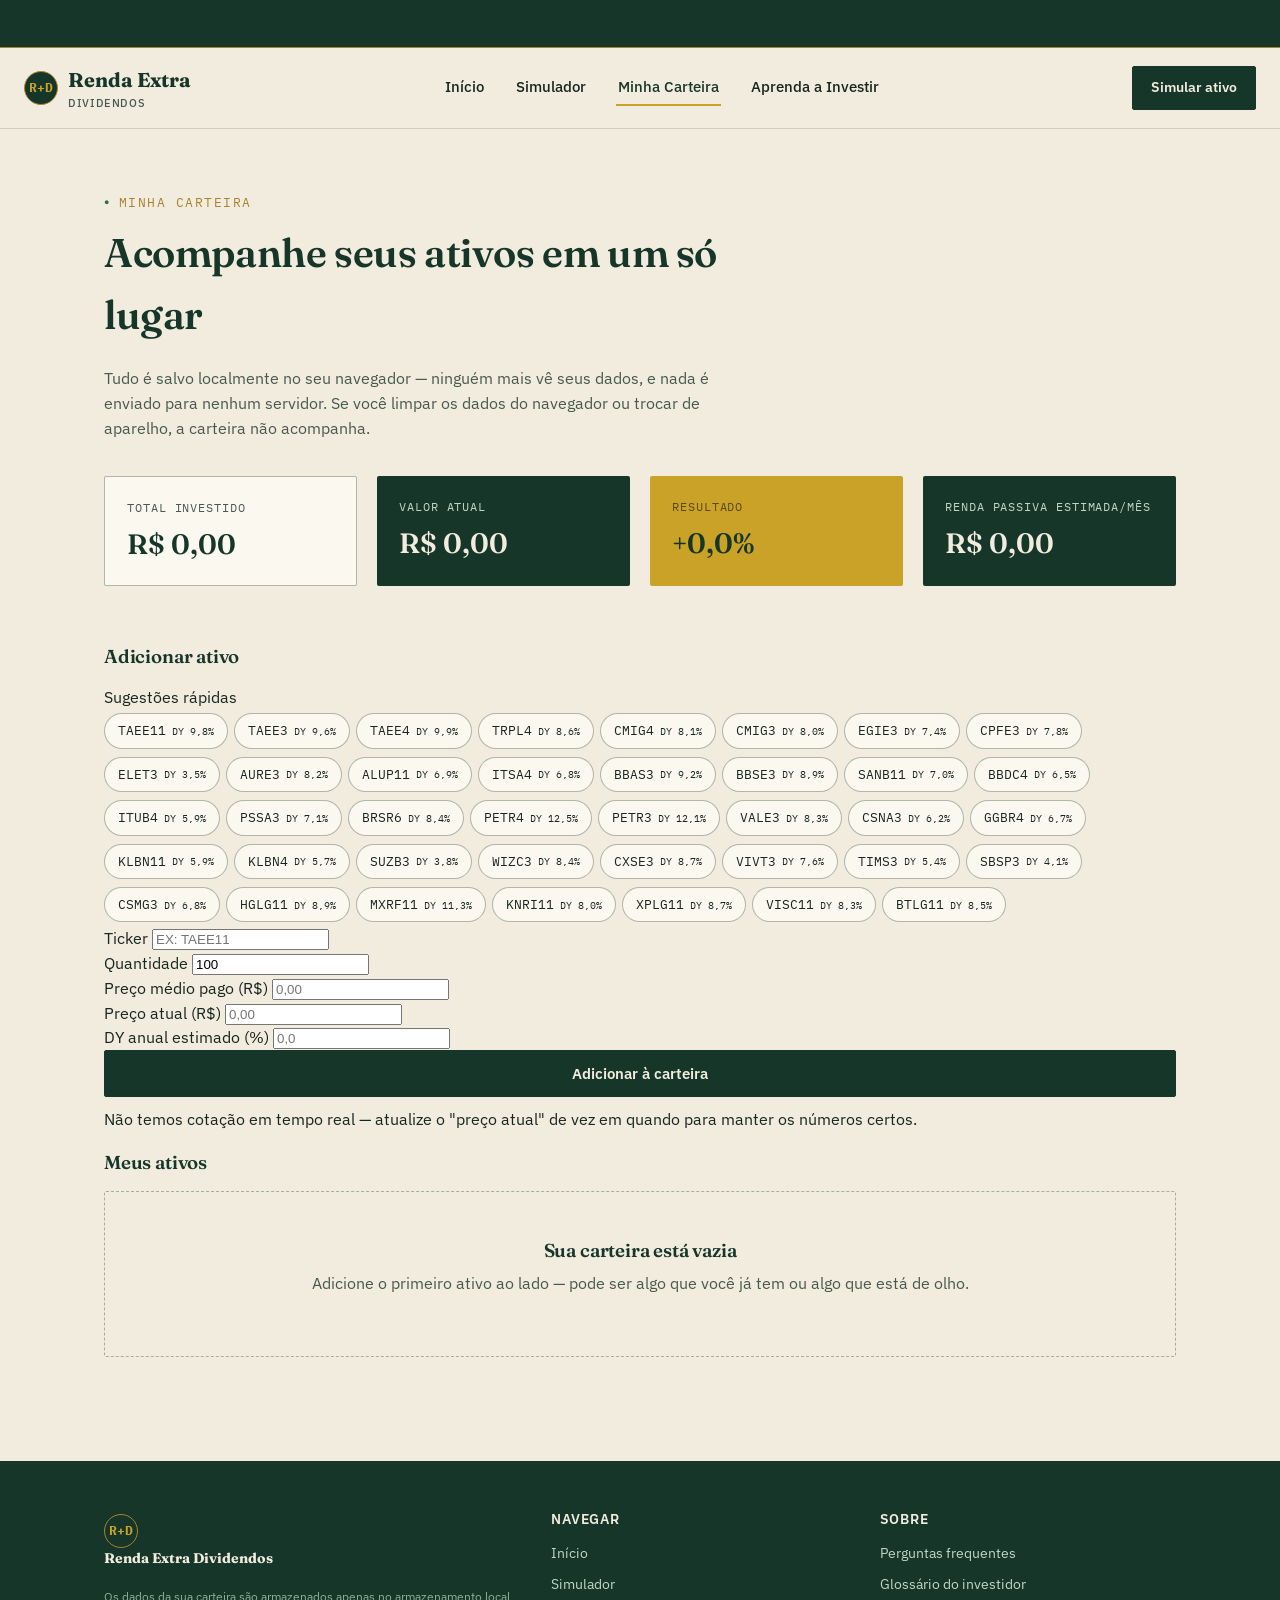
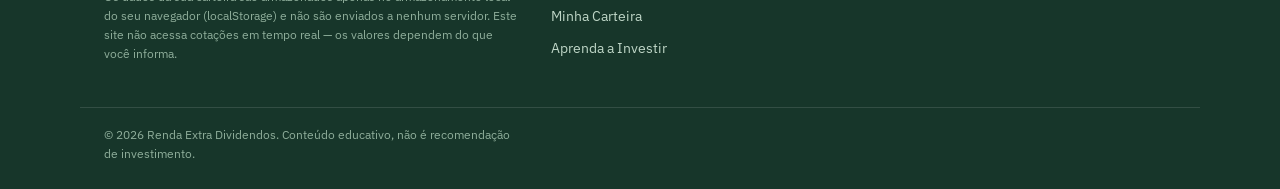
<file: carteira.html>
<!DOCTYPE html>
<html lang="pt-BR">
<head>
<meta charset="UTF-8">
<meta name="viewport" content="width=device-width, initial-scale=1">
<title>Minha Carteira de Dividendos — Renda Extra Dividendos</title>
<meta name="description" content="Monte sua carteira de ações e FIIs pagadores de dividendos, acompanhe valor investido, resultado e renda passiva estimada. Seus dados ficam salvos só no seu navegador.">
<link rel="stylesheet" href="style.css">
<link rel="manifest" href="manifest.json">
<meta name="theme-color" content="#17362A">
<link rel="icon" href="favicon-48.png" sizes="48x48" type="image/png">
<link rel="icon" href="favicon-32.png" sizes="32x32" type="image/png">
<link rel="apple-touch-icon" href="apple-touch-icon.png">
<meta name="mobile-web-app-capable" content="yes">
<meta name="apple-mobile-web-app-capable" content="yes">
<meta name="apple-mobile-web-app-status-bar-style" content="black-translucent">
<meta name="apple-mobile-web-app-title" content="R+D Dividendos">
</head>
<body>

<div class="ticker-tape"><div class="track" id="tickerTrack"></div></div>

<header class="site">
  <div class="nav">
    <a href="index.html" class="brand">
      <span class="mark">R+D</span>
      <span>Renda Extra <small>Dividendos</small></span>
    </a>
    <nav class="links" id="navLinks">
      <a href="index.html">Início</a>
      <a href="simulador.html">Simulador</a>
      <a href="carteira.html" class="active">Minha Carteira</a>
      <a href="aprenda.html">Aprenda a Investir</a>
    </nav>
    <a href="simulador.html" class="nav-cta">Simular ativo</a>
    <button class="burger" id="burger">☰</button>
  </div>
</header>

<section style="padding-bottom:24px">
  <div class="wrap">
    <div class="section-head">
      <div class="eyebrow">Minha carteira</div>
      <h1 style="font-size:clamp(28px,3.6vw,40px)">Acompanhe seus ativos em um só lugar</h1>
      <p style="color:var(--ink-soft)">Tudo é salvo localmente no seu navegador — ninguém mais vê seus dados, e nada é enviado para nenhum servidor. Se você limpar os dados do navegador ou trocar de aparelho, a carteira não acompanha.</p>
    </div>

    <div class="grid grid-4" id="cardsCarteira" style="margin-bottom:32px;"></div>
  </div>
</section>

<section style="padding-top:0">
  <div class="wrap split-form-wide">

    <div class="panel">
      <h3 style="margin-bottom:14px;">Adicionar ativo</h3>

      <div class="field">
        <label>Sugestões rápidas</label>
        <div id="chipsSugestoes"></div>
      </div>

      <div class="field">
        <label>Ticker</label>
        <input type="text" id="cTicker" placeholder="Ex: TAEE11" maxlength="8" style="text-transform:uppercase">
      </div>

      <div class="field-row">
        <div class="field">
          <label>Quantidade</label>
          <input type="number" id="cQtd" min="1" step="1" value="100">
        </div>
        <div class="field">
          <label>Preço médio pago (R$)</label>
          <input type="number" id="cPrecoMedio" min="0.01" step="0.01" placeholder="0,00">
        </div>
      </div>

      <div class="field-row">
        <div class="field">
          <label>Preço atual (R$)</label>
          <input type="number" id="cPrecoAtual" min="0.01" step="0.01" placeholder="0,00">
        </div>
        <div class="field">
          <label>DY anual estimado (%)</label>
          <input type="number" id="cDy" min="0" step="0.1" placeholder="0,0">
        </div>
      </div>

      <button class="btn btn-primary btn-block" id="btnAdicionar">Adicionar à carteira</button>
      <p class="hint" style="margin-top:10px;">Não temos cotação em tempo real — atualize o "preço atual" de vez em quando para manter os números certos.</p>
    </div>

    <div>
      <div class="panel" id="painelTabela">
        <h3 style="margin-bottom:14px;">Meus ativos</h3>
        <div style="overflow-x:auto;">
        <table class="ledger" id="tabelaCarteira">
          <thead>
            <tr>
              <th>Ativo</th><th class="num">Qtd</th><th class="num">Preço médio</th>
              <th class="num">Preço atual</th><th class="num">Investido</th><th class="num">Atual</th>
              <th class="num">Resultado</th><th class="num">Renda/mês</th><th></th>
            </tr>
          </thead>
          <tbody></tbody>
        </table>
        </div>
        <div class="empty" id="estadoVazio">
          <h3>Sua carteira está vazia</h3>
          <p>Adicione o primeiro ativo ao lado — pode ser algo que você já tem ou algo que está de olho.</p>
        </div>
      </div>
    </div>
  </div>
</section>

<footer class="site">
  <div class="wrap">
    <div>
      <a href="index.html" class="brand" style="color:var(--paper); margin-bottom:12px;">
        <span class="mark">R+D</span><span>Renda Extra Dividendos</span>
      </a>
      <p class="disclaimer">Os dados da sua carteira são armazenados apenas no armazenamento local do seu navegador (localStorage) e não são enviados a nenhum servidor. Este site não acessa cotações em tempo real — os valores dependem do que você informa.</p>
    </div>
    <div>
      <h4>Navegar</h4>
      <a href="index.html">Início</a>
      <a href="simulador.html">Simulador</a>
      <a href="carteira.html">Minha Carteira</a>
      <a href="aprenda.html">Aprenda a Investir</a>
    </div>
    <div>
      <h4>Sobre</h4>
      <a href="aprenda.html#faq">Perguntas frequentes</a>
      <a href="aprenda.html">Glossário do investidor</a>
    </div>
  </div>
  <div class="wrap bottom"><span>© <span id="anoAtual"></span> Renda Extra Dividendos. Conteúdo educativo, não é recomendação de investimento.</span></div>
</footer>

<script src="dados.js"></script>
<script src="main.js"></script>
<script src="carteira.js"></script>
</body>
</html>
</file>
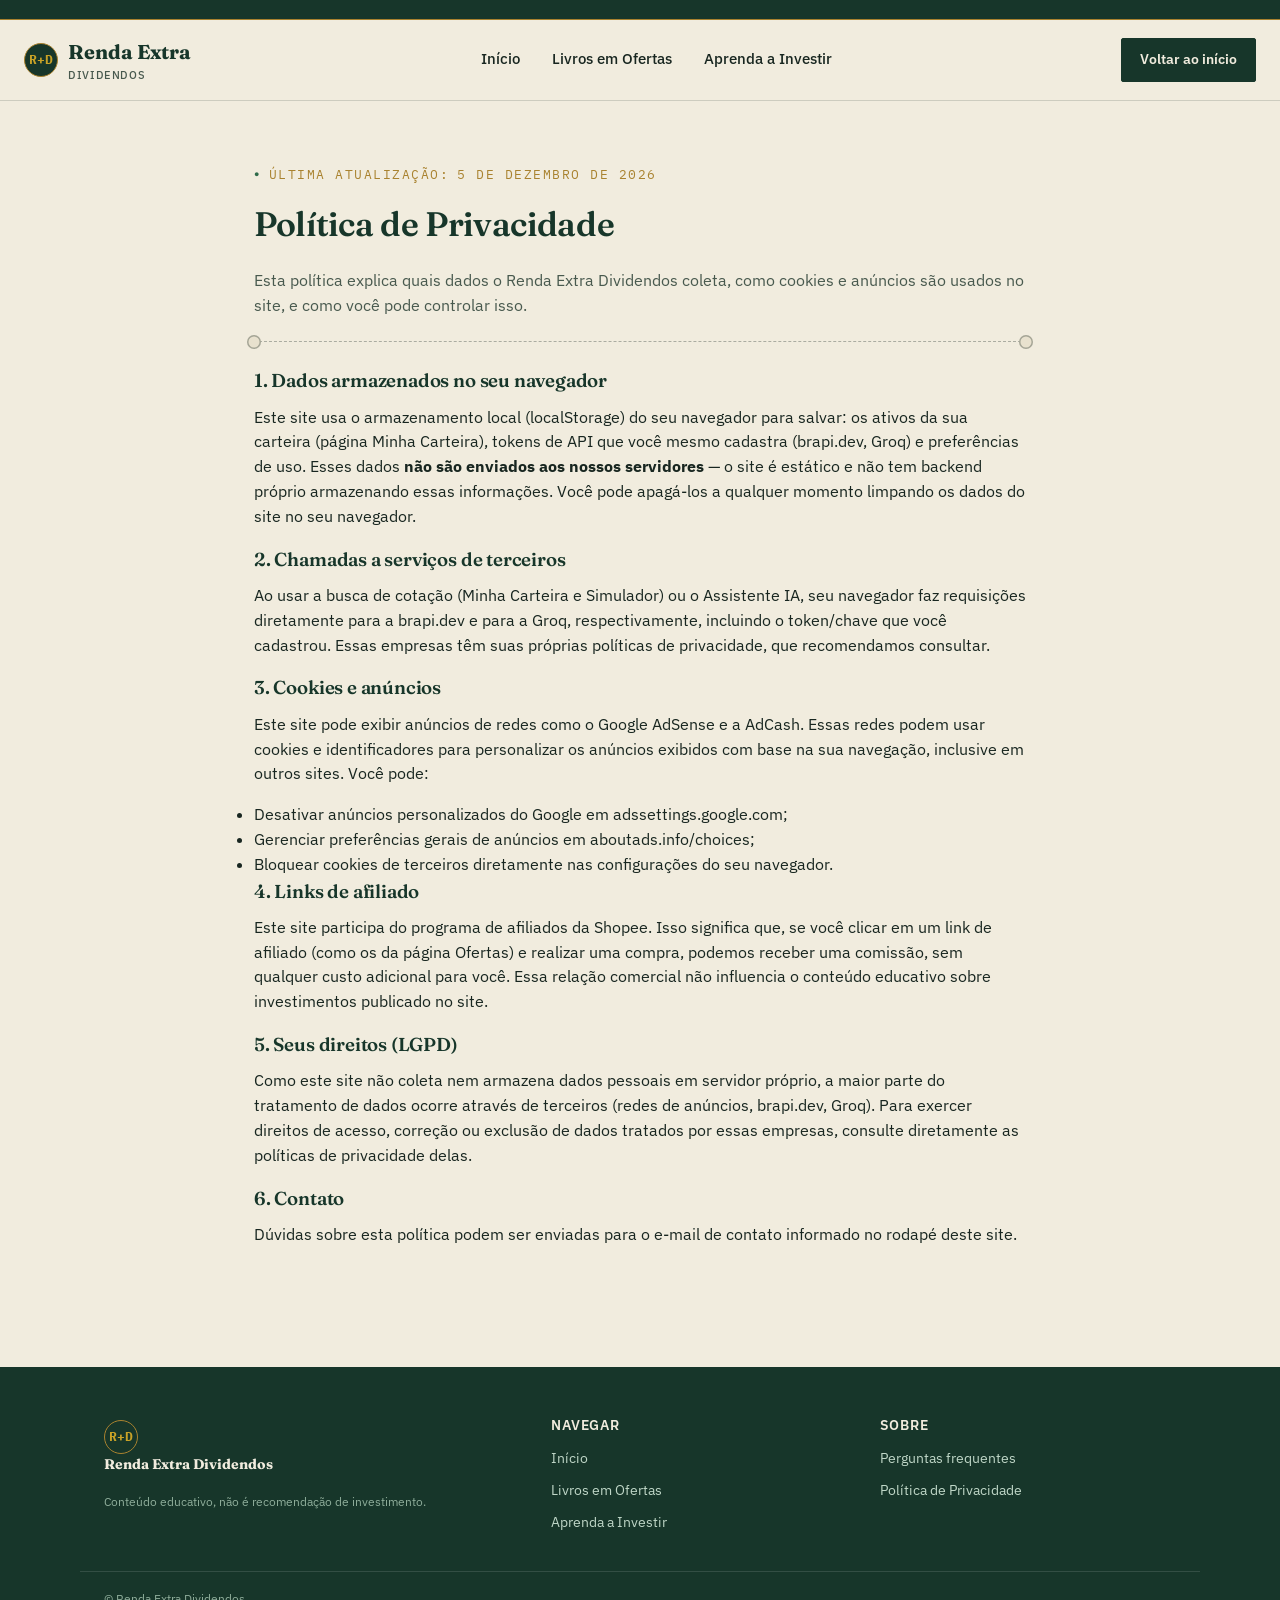
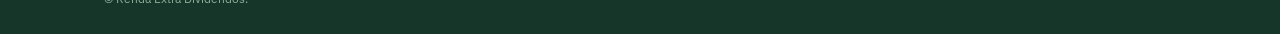
<file: privacidade.html>
<!DOCTYPE html>
<html lang="pt-BR">
<head>
<meta charset="UTF-8">
<meta name="viewport" content="width=device-width, initial-scale=1">
<title>Política de Privacidade — Renda Extra Dividendos</title>
<meta name="description" content="Política de privacidade do Renda Extra Dividendos: uso de cookies, anúncios personalizados, links de afiliado e armazenamento local de dados.">
<link rel="canonical" href="https://rendaextradividendos.com.br/privacidade.html">
<meta name="google-site-verification" content="zOuQjuwX9YGfWgq0YzTmhp4uF_JwPbFCEUT1VvmRgUU" />
<meta name="robots" content="noindex, follow">
<link rel="stylesheet" href="style.css">
<link rel="manifest" href="manifest.json">
<meta name="theme-color" content="#17362A">
<link rel="icon" href="favicon-48.png" sizes="48x48" type="image/png">
<link rel="icon" href="favicon-32.png" sizes="32x32" type="image/png">
<link rel="apple-touch-icon" href="apple-touch-icon.png">
<script id="aclib" type="text/javascript" src="//acscdn.com/script/aclib.js"></script>
<script type="text/javascript">
    aclib.runInPagePush({
        zoneId: '11752754',
        maxAds: 2,
    });
</script>
</head>
<body>

<div class="ticker-tape"><div class="track" id="tickerTrack"></div></div>

<header class="site">
  <div class="nav">
    <a href="index.html" class="brand">
      <span class="mark">R+D</span>
      <span>Renda Extra <small>Dividendos</small></span>
    </a>
    <nav class="links" id="navLinks">
      <a href="index.html">Início</a>
      <a href="ofertas.html">Livros em Ofertas</a>
      <a href="aprenda.html">Aprenda a Investir</a>
    </nav>
    <a href="index.html" class="nav-cta">Voltar ao início</a>
    <button class="burger" id="burger">☰</button>
  </div>
</header>

<section>
  <div class="wrap panel" style="max-width:820px; margin:0 auto;">
    <div class="eyebrow">Última atualização: <span id="dataAtualizacao"></span></div>
    <h1 style="font-size:clamp(26px,3.4vw,34px)">Política de Privacidade</h1>
    <p style="color:var(--ink-soft)">Esta política explica quais dados o Renda Extra Dividendos coleta, como cookies e anúncios são usados no site, e como você pode controlar isso.</p>

    <div class="tear" style="margin:24px 0;"></div>

    <h3>1. Dados armazenados no seu navegador</h3>
    <p>Este site usa o armazenamento local (localStorage) do seu navegador para salvar: os ativos da sua carteira (página Minha Carteira), tokens de API que você mesmo cadastra (brapi.dev, Groq) e preferências de uso. Esses dados <b>não são enviados aos nossos servidores</b> — o site é estático e não tem backend próprio armazenando essas informações. Você pode apagá-los a qualquer momento limpando os dados do site no seu navegador.</p>

    <h3>2. Chamadas a serviços de terceiros</h3>
    <p>Ao usar a busca de cotação (Minha Carteira e Simulador) ou o Assistente IA, seu navegador faz requisições diretamente para a brapi.dev e para a Groq, respectivamente, incluindo o token/chave que você cadastrou. Essas empresas têm suas próprias políticas de privacidade, que recomendamos consultar.</p>

    <h3>3. Cookies e anúncios</h3>
    <p>Este site pode exibir anúncios de redes como o Google AdSense e a AdCash. Essas redes podem usar cookies e identificadores para personalizar os anúncios exibidos com base na sua navegação, inclusive em outros sites. Você pode:</p>
    <ul>
      <li>Desativar anúncios personalizados do Google em <a href="https://adssettings.google.com" target="_blank" rel="noopener">adssettings.google.com</a>;</li>
      <li>Gerenciar preferências gerais de anúncios em <a href="https://www.aboutads.info/choices" target="_blank" rel="noopener">aboutads.info/choices</a>;</li>
      <li>Bloquear cookies de terceiros diretamente nas configurações do seu navegador.</li>
    </ul>

    <h3>4. Links de afiliado</h3>
    <p>Este site participa do programa de afiliados da Shopee. Isso significa que, se você clicar em um link de afiliado (como os da página <a href="ofertas.html">Ofertas</a>) e realizar uma compra, podemos receber uma comissão, sem qualquer custo adicional para você. Essa relação comercial não influencia o conteúdo educativo sobre investimentos publicado no site.</p>

    <h3>5. Seus direitos (LGPD)</h3>
    <p>Como este site não coleta nem armazena dados pessoais em servidor próprio, a maior parte do tratamento de dados ocorre através de terceiros (redes de anúncios, brapi.dev, Groq). Para exercer direitos de acesso, correção ou exclusão de dados tratados por essas empresas, consulte diretamente as políticas de privacidade delas.</p>

    <h3>6. Contato</h3>
    <p>Dúvidas sobre esta política podem ser enviadas para o e-mail de contato informado no rodapé deste site.</p>
  </div>
</section>

<footer class="site">
  <div class="wrap">
    <div>
      <a href="index.html" class="brand" style="color:var(--paper); margin-bottom:12px;">
        <span class="mark">R+D</span><span>Renda Extra Dividendos</span>
      </a>
      <p class="disclaimer">Conteúdo educativo, não é recomendação de investimento.</p>
    </div>
    <div>
      <h4>Navegar</h4>
      <a href="index.html">Início</a>
      <a href="ofertas.html">Livros em Ofertas</a>
      <a href="aprenda.html">Aprenda a Investir</a>
    </div>
    <div>
      <h4>Sobre</h4>
      <a href="aprenda.html#faq">Perguntas frequentes</a>
      <a href="privacidade.html">Política de Privacidade</a>
    </div>
  </div>
  <div class="wrap bottom"><span>© <span id="anoAtual"></span> Renda Extra Dividendos.</span></div>
</footer>

<script src="main.js"></script>
<script>
document.getElementById('dataAtualizacao').textContent = new Date().toLocaleDateString('pt-BR', {year:'numeric', month:'long', day:'numeric'});
</script>
</body>
</html>
</file>
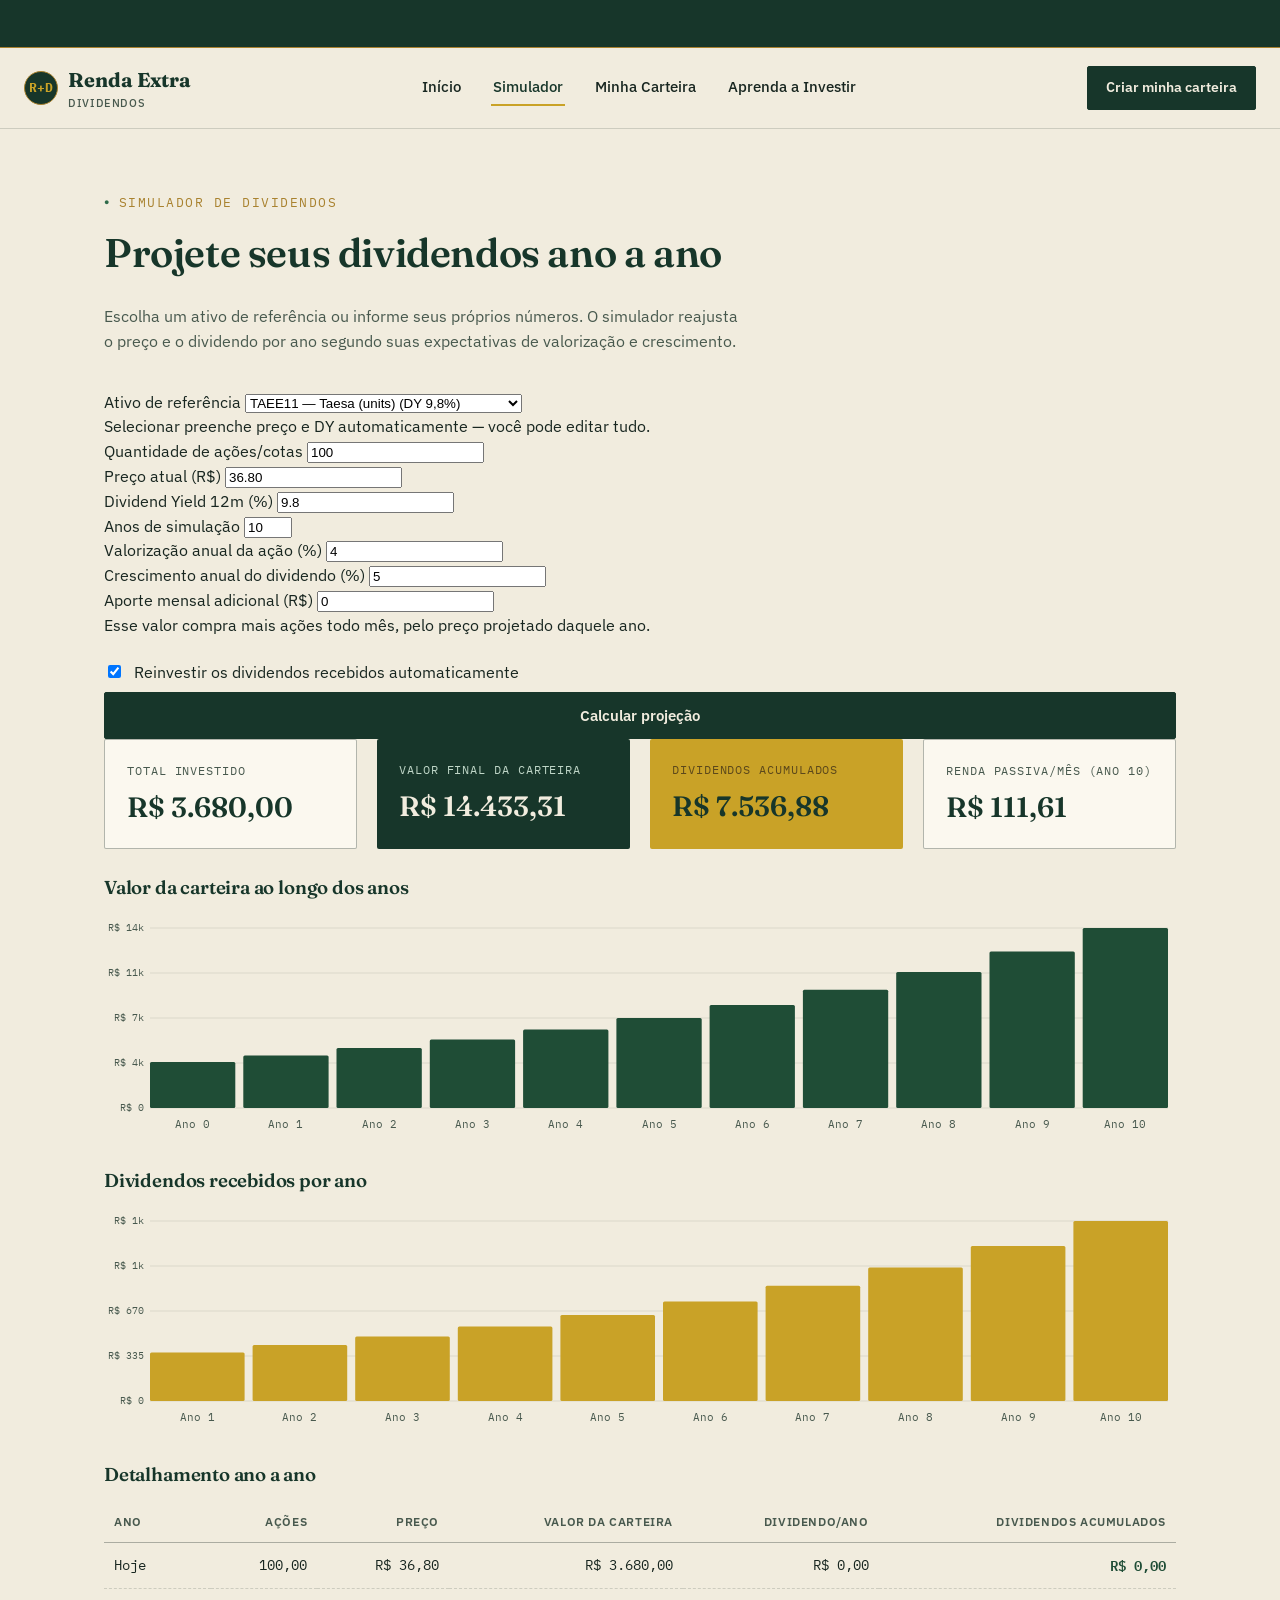
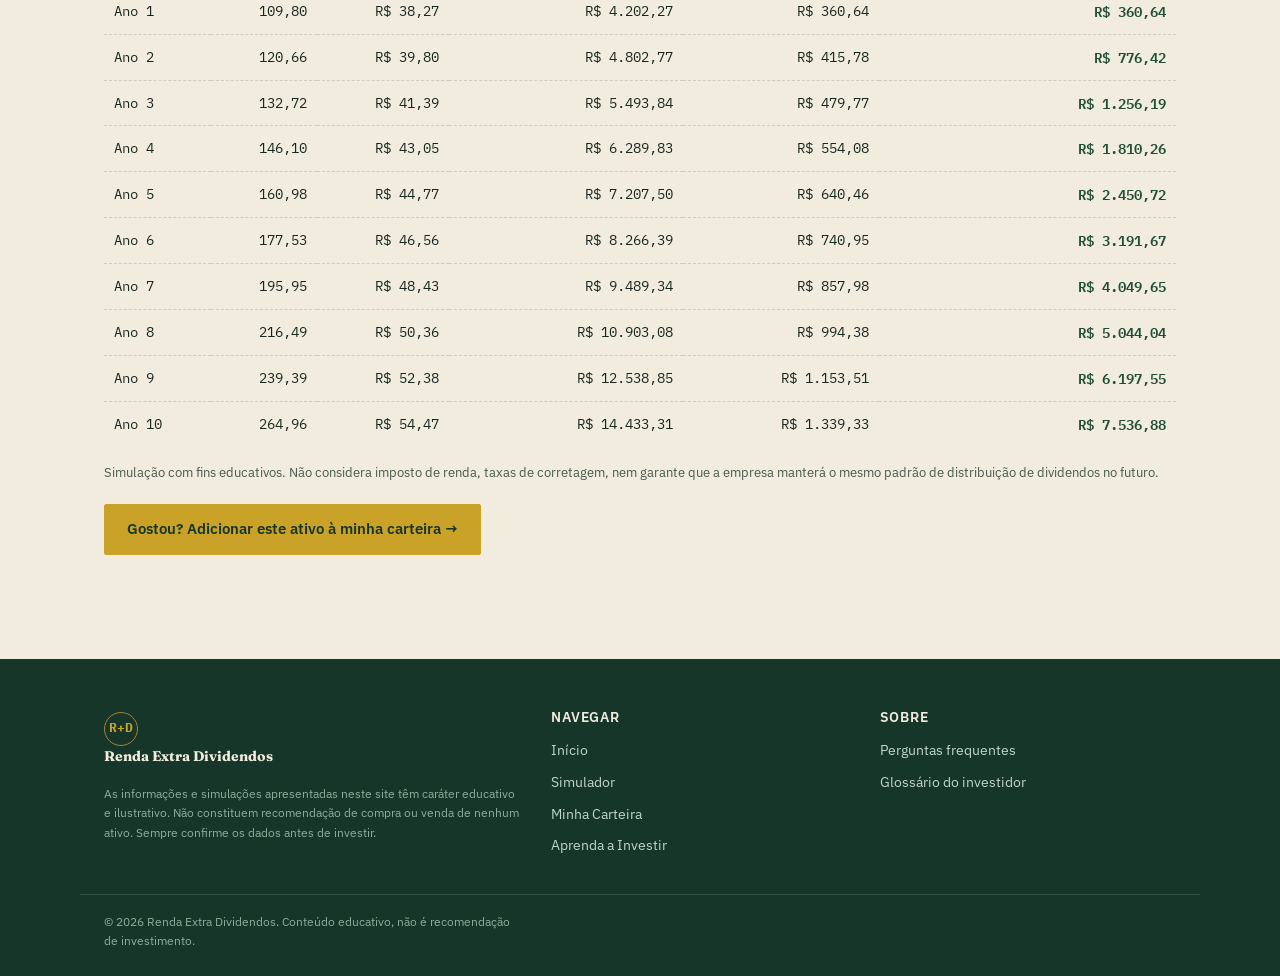
<file: simulador.html>
<!DOCTYPE html>
<html lang="pt-BR">
<head>
<meta charset="UTF-8">
<meta name="viewport" content="width=device-width, initial-scale=1">
<title>Simulador de Dividendos — Renda Extra Dividendos</title>
<meta name="description" content="Simule ano a ano quanto seus dividendos podem crescer: informe ativo, quantidade, valorização esperada e reinvestimento e veja a projeção completa.">
<link rel="stylesheet" href="style.css">
<link rel="manifest" href="manifest.json">
<meta name="theme-color" content="#17362A">
<link rel="icon" href="favicon-48.png" sizes="48x48" type="image/png">
<link rel="icon" href="favicon-32.png" sizes="32x32" type="image/png">
<link rel="apple-touch-icon" href="apple-touch-icon.png">
<meta name="mobile-web-app-capable" content="yes">
<meta name="apple-mobile-web-app-capable" content="yes">
<meta name="apple-mobile-web-app-status-bar-style" content="black-translucent">
<meta name="apple-mobile-web-app-title" content="R+D Dividendos">
</head>
<body>

<div class="ticker-tape"><div class="track" id="tickerTrack"></div></div>

<header class="site">
  <div class="nav">
    <a href="index.html" class="brand">
      <span class="mark">R+D</span>
      <span>Renda Extra <small>Dividendos</small></span>
    </a>
    <nav class="links" id="navLinks">
      <a href="index.html">Início</a>
      <a href="simulador.html" class="active">Simulador</a>
      <a href="carteira.html">Minha Carteira</a>
      <a href="aprenda.html">Aprenda a Investir</a>
    </nav>
    <a href="carteira.html" class="nav-cta">Criar minha carteira</a>
    <button class="burger" id="burger">☰</button>
  </div>
</header>

<section style="padding-bottom:0">
  <div class="wrap">
    <div class="section-head">
      <div class="eyebrow">Simulador de dividendos</div>
      <h1 style="font-size:clamp(28px,3.6vw,40px)">Projete seus dividendos ano a ano</h1>
      <p style="color:var(--ink-soft)">Escolha um ativo de referência ou informe seus próprios números. O simulador reajusta o preço e o dividendo por ano segundo suas expectativas de valorização e crescimento.</p>
    </div>
  </div>
</section>

<section style="padding-top:0">
  <div class="wrap split-form">

    <!-- FORMULÁRIO -->
    <div class="panel">
      <div class="field">
        <label>Ativo de referência</label>
        <select id="fAtivo"></select>
        <div class="hint">Selecionar preenche preço e DY automaticamente — você pode editar tudo.</div>
      </div>

      <div class="field-row">
        <div class="field">
          <label>Quantidade de ações/cotas</label>
          <input type="number" id="fQtd" value="100" min="1" step="1">
        </div>
        <div class="field">
          <label>Preço atual (R$)</label>
          <input type="number" id="fPreco" value="36.80" min="0.01" step="0.01">
        </div>
      </div>

      <div class="field-row">
        <div class="field">
          <label>Dividend Yield 12m (%)</label>
          <input type="number" id="fDy" value="9.8" min="0" step="0.1">
        </div>
        <div class="field">
          <label>Anos de simulação</label>
          <input type="number" id="fAnos" value="10" min="1" max="30" step="1">
        </div>
      </div>

      <div class="field-row">
        <div class="field">
          <label>Valorização anual da ação (%)</label>
          <input type="number" id="fValoriz" value="4" step="0.1">
        </div>
        <div class="field">
          <label>Crescimento anual do dividendo (%)</label>
          <input type="number" id="fCresc" value="5" step="0.1">
        </div>
      </div>

      <div class="field">
        <label>Aporte mensal adicional (R$)</label>
        <input type="number" id="fAporte" value="0" min="0" step="10">
        <div class="hint">Esse valor compra mais ações todo mês, pelo preço projetado daquele ano.</div>
      </div>

      <div class="field" style="display:flex; align-items:center; gap:10px; margin-top:22px;">
        <input type="checkbox" id="fReinveste" checked style="width:auto;">
        <label style="margin:0" for="fReinveste">Reinvestir os dividendos recebidos automaticamente</label>
      </div>

      <button class="btn btn-primary btn-block" id="btnCalcular" style="margin-top:8px;">Calcular projeção</button>
    </div>

    <!-- RESULTADOS -->
    <div>
      <div class="grid grid-4" id="cardsResumo" style="margin-bottom:24px;"></div>

      <div class="panel" style="margin-bottom:24px;">
        <h3 style="margin-bottom:14px;">Valor da carteira ao longo dos anos</h3>
        <div id="chartValor"></div>
      </div>

      <div class="panel" style="margin-bottom:24px;">
        <h3 style="margin-bottom:14px;">Dividendos recebidos por ano</h3>
        <div id="chartDiv"></div>
      </div>

      <div class="panel">
        <h3 style="margin-bottom:14px;">Detalhamento ano a ano</h3>
        <div style="overflow-x:auto;">
        <table class="ledger" id="tabelaAnos">
          <thead>
            <tr>
              <th>Ano</th><th class="num">Ações</th><th class="num">Preço</th>
              <th class="num">Valor da carteira</th><th class="num">Dividendo/ano</th><th class="num">Dividendos acumulados</th>
            </tr>
          </thead>
          <tbody></tbody>
        </table>
        </div>
      </div>

      <p class="small" style="margin-top:16px">Simulação com fins educativos. Não considera imposto de renda, taxas de corretagem, nem garante que a empresa manterá o mesmo padrão de distribuição de dividendos no futuro.</p>
      <a href="carteira.html" id="linkAddCarteira" class="btn btn-gold" style="margin-top:8px">Gostou? Adicionar este ativo à minha carteira →</a>
    </div>
  </div>
</section>

<footer class="site">
  <div class="wrap">
    <div>
      <a href="index.html" class="brand" style="color:var(--paper); margin-bottom:12px;">
        <span class="mark">R+D</span><span>Renda Extra Dividendos</span>
      </a>
      <p class="disclaimer">As informações e simulações apresentadas neste site têm caráter educativo e ilustrativo. Não constituem recomendação de compra ou venda de nenhum ativo. Sempre confirme os dados antes de investir.</p>
    </div>
    <div>
      <h4>Navegar</h4>
      <a href="index.html">Início</a>
      <a href="simulador.html">Simulador</a>
      <a href="carteira.html">Minha Carteira</a>
      <a href="aprenda.html">Aprenda a Investir</a>
    </div>
    <div>
      <h4>Sobre</h4>
      <a href="aprenda.html#faq">Perguntas frequentes</a>
      <a href="aprenda.html">Glossário do investidor</a>
    </div>
  </div>
  <div class="wrap bottom"><span>© <span id="anoAtual"></span> Renda Extra Dividendos. Conteúdo educativo, não é recomendação de investimento.</span></div>
</footer>

<script src="dados.js"></script>
<script src="main.js"></script>
<script src="graficos.js"></script>
<script src="simulador.js"></script>
</body>
</html>
</file>
<file: style.css>
/* =========================================================
   Renda Extra Dividendos — sistema de design "extrato"
   Paleta: papel de extrato + verde-cofre + dourado de moeda
   ========================================================= */

@import url('https://fonts.googleapis.com/css2?family=Fraunces:opsz,wght@9..144,400;9..144,500;9..144,600;9..144,700&family=IBM+Plex+Sans:wght@400;500;600;700&family=IBM+Plex+Mono:wght@400;500;600;700&display=swap');

:root{
  --paper: #F1ECDE;
  --paper-dim: #E8E1CE;
  --ink: #182620;
  --ink-soft: #48594E;
  --green-deep: #17362A;
  --green: #1F4D36;
  --green-light: #2F6B4A;
  --green-mist: #E3ECE4;
  --gold: #A9822F;
  --gold-bright: #C9A227;
  --brick: #8B3A3A;
  --line: rgba(24,38,32,0.16);
  --line-strong: rgba(24,38,32,0.32);
  --shadow: 0 18px 40px -20px rgba(23,54,42,0.35);

  --font-display: 'Fraunces', serif;
  --font-body: 'IBM Plex Sans', sans-serif;
  --font-mono: 'IBM Plex Mono', monospace;

  --radius: 2px;
  --container: 1120px;
}

*{ box-sizing:border-box; }
html{ scroll-behavior:smooth; }
body{
  margin:0;
  background:var(--paper);
  color:var(--ink);
  font-family:var(--font-body);
  font-size:16px;
  line-height:1.55;
  -webkit-font-smoothing:antialiased;
}
img{ max-width:100%; display:block; }
a{ color:inherit; text-decoration:none; }
h1,h2,h3,h4{
  font-family:var(--font-display);
  font-weight:600;
  color:var(--green-deep);
  margin:0 0 .5em;
  letter-spacing:-0.01em;
}
p{ margin:0 0 1em; }
ul{ margin:0; padding:0; }
button{ font-family:inherit; }

.wrap{ max-width:var(--container); margin:0 auto; padding:0 24px; }

@media (max-width:600px){
  .wrap{ padding:0 16px; }
  section{ padding:44px 0; }
  .panel{ padding:20px; }
  .card{ padding:18px; }
  table.ledger{ font-size:12px; }
  table.ledger th, table.ledger td{ padding:8px 6px; }
  .chapter{ gap:14px; }
  .chapter .num{ width:32px; height:32px; font-size:11.5px; }
  .r-total b{ font-size:22px; }
  footer.site .wrap{ gap:24px; }
  /* impede o iOS de dar zoom automático ao focar em inputs com fonte < 16px */
  .field input, .field select{ font-size:16px; }
}

::selection{ background:var(--gold-bright); color:var(--green-deep); }

:focus-visible{
  outline:2px solid var(--gold-bright);
  outline-offset:3px;
}

/* ---------- perfuração / linha tracejada ---------- */
.tear{
  position:relative;
  border-top:1.5px dashed var(--line-strong);
  height:0;
  margin:0;
}
.tear::before,.tear::after{
  content:"";
  position:absolute; top:-7px;
  width:14px; height:14px; border-radius:50%;
  background:var(--paper-dim);
  box-shadow:inset 0 0 0 1.5px var(--line-strong);
}
.tear::before{ left:-7px; }
.tear::after{ right:-7px; }

/* ---------- topo: fita de cotações ---------- */
.ticker-tape{
  background:var(--green-deep);
  color:var(--paper);
  overflow:hidden;
  white-space:nowrap;
  font-family:var(--font-mono);
  font-size:12.5px;
  letter-spacing:.03em;
  border-bottom:1px solid var(--gold);
}
.ticker-tape .track{
  display:inline-block;
  padding-left:100%;
  animation:tape 38s linear infinite;
}
.ticker-tape span{ padding:7px 22px; display:inline-block; }
.ticker-tape .up{ color:#8FD6A8; }
.ticker-tape .down{ color:#E3A3A3; }
@keyframes tape{ from{ transform:translateX(0);} to{ transform:translateX(-100%);} }
@media (prefers-reduced-motion:reduce){ .ticker-tape .track{ animation:none; } }

/* ---------- navegação ---------- */
header.site{
  background:var(--paper);
  border-bottom:1px solid var(--line);
  position:sticky; top:0; z-index:50;
}
.nav{
  display:flex; align-items:center; justify-content:space-between;
  padding:16px 24px;
}
.brand{
  display:flex; align-items:center; gap:10px;
  font-family:var(--font-display); font-weight:700; font-size:20px;
  color:var(--green-deep);
}
.brand .mark{
  width:34px; height:34px; border-radius:50%;
  background:var(--green-deep);
  color:var(--gold-bright);
  display:flex; align-items:center; justify-content:center;
  font-family:var(--font-mono); font-size:13px; font-weight:700;
  border:1.5px solid var(--gold);
}
.brand small{
  display:block; font-family:var(--font-body); font-weight:500;
  font-size:10.5px; letter-spacing:.06em; text-transform:uppercase;
  color:var(--ink-soft);
}
nav.links{ display:flex; gap:28px; }
nav.links a{
  font-size:14.5px; font-weight:500; color:var(--ink);
  padding:6px 2px; border-bottom:2px solid transparent;
}
nav.links a:hover, nav.links a.active{ border-color:var(--gold-bright); color:var(--green-deep); }
.nav-cta{
  background:var(--green-deep); color:var(--paper);
  padding:10px 18px; border-radius:var(--radius);
  font-size:14px; font-weight:600;
  border:1px solid var(--green-deep);
}
.nav-cta:hover{ background:var(--green); }
#btnInstalarApp{ white-space:nowrap; }

#dicaIos{
  position:fixed; left:16px; right:16px; bottom:16px; z-index:80;
  background:var(--green-deep); color:var(--paper);
  border:1px solid var(--gold);
  border-radius:var(--radius);
  padding:14px 44px 14px 16px;
  font-size:13.5px; line-height:1.5;
  box-shadow:var(--shadow);
  max-width:480px; margin:0 auto;
}
#dicaIos strong{ color:var(--gold-bright); }
#dicaIos button{
  position:absolute; top:8px; right:10px;
  background:none; border:none; color:var(--paper);
  font-size:20px; line-height:1; cursor:pointer; padding:4px;
}
@media (max-width:860px){
  #btnInstalarApp{ order:2; }
}
.burger{ display:none; }

@media (max-width:860px){
  nav.links{
    display:none;
    flex-direction:column;
    position:absolute; top:100%; left:0; right:0;
    background:var(--paper);
    border-bottom:1px solid var(--line);
    padding:8px 24px 20px;
    gap:2px;
    box-shadow:0 12px 24px -12px rgba(23,54,42,.25);
  }
  nav.links.open{ display:flex; }
  nav.links a{ padding:12px 2px; border-bottom:1px solid var(--line); }
  .burger{ display:block; background:none; border:1px solid var(--line-strong); padding:8px 12px; border-radius:var(--radius); }
  .nav-cta{ display:none; }
}
@media (max-width:480px){
  .brand span > small{ display:none; }
}

/* ---------- botões ---------- */
.btn{
  display:inline-flex; align-items:center; gap:8px;
  padding:13px 22px; border-radius:var(--radius);
  font-weight:600; font-size:14.5px; cursor:pointer;
  border:1px solid var(--green-deep);
  transition:transform .15s ease;
}
.btn:active{ transform:translateY(1px); }
.btn-primary{ background:var(--green-deep); color:var(--paper); }
.btn-primary:hover{ background:var(--green); }
.btn-gold{ background:var(--gold-bright); color:var(--green-deep); border-color:var(--gold-bright); }
.btn-gold:hover{ background:var(--gold); }
.btn-ghost{ background:transparent; color:var(--green-deep); }
.btn-ghost:hover{ background:var(--green-mist); }
.btn-danger{ border-color:var(--brick); color:var(--brick); background:transparent; }
.btn-danger:hover{ background:rgba(139,58,58,.08); }
.btn-block{ width:100%; justify-content:center; }
.btn-sm{ padding:8px 14px; font-size:13px; }

/* ---------- hero: comprovante ---------- */
.hero{
  padding:64px 0 40px;
  position:relative;
}
.hero .wrap{ display:grid; grid-template-columns:1.05fr .95fr; gap:56px; align-items:center; }
.eyebrow{
  font-family:var(--font-mono); font-size:12.5px; letter-spacing:.12em;
  text-transform:uppercase; color:var(--gold);
  display:flex; align-items:center; gap:8px; margin-bottom:14px;
}
.eyebrow::before{ content:"●"; color:var(--green-light); font-size:9px; }
.hero h1{
  font-size:clamp(34px,4.4vw,52px); line-height:1.05;
}
.hero h1 em{ font-style:normal; color:var(--gold); }
.hero .lead{ font-size:17.5px; color:var(--ink-soft); max-width:46ch; }
.hero .actions{ display:flex; gap:14px; margin-top:26px; flex-wrap:wrap; }
.hero .fine{ margin-top:18px; font-size:12.5px; color:var(--ink-soft); }

/* comprovante (signature element) */
.receipt{
  background:#FBF8EF;
  border:1px solid var(--line-strong);
  border-radius:var(--radius);
  box-shadow:var(--shadow);
  padding:26px 24px 20px;
  font-family:var(--font-mono);
  position:relative;
  transform:rotate(1.2deg);
}
.receipt::after{
  content:"";
  position:absolute; left:0; right:0; bottom:-9px; height:18px;
  background:
    radial-gradient(circle at 9px 0, transparent 9px, #FBF8EF 9.5px) 0 -9px/18px 18px repeat-x;
}
.receipt .r-head{
  display:flex; justify-content:space-between; align-items:baseline;
  border-bottom:1.5px dashed var(--line-strong); padding-bottom:12px; margin-bottom:12px;
}
.receipt .r-head b{ font-family:var(--font-display); font-size:16px; color:var(--green-deep); }
.receipt .r-head span{ font-size:11px; color:var(--ink-soft); }
.r-row{ display:flex; justify-content:space-between; font-size:13.5px; padding:6px 0; color:var(--ink-soft); }
.r-row b{ color:var(--ink); font-weight:600; }
.r-total{
  margin-top:10px; padding-top:12px; border-top:1.5px dashed var(--line-strong);
  display:flex; justify-content:space-between; align-items:baseline;
}
.r-total span{ font-size:12.5px; text-transform:uppercase; letter-spacing:.06em; color:var(--ink-soft); }
.r-total b{ font-size:26px; font-family:var(--font-display); color:var(--green-deep); font-weight:700; }
.r-stamp{
  position:absolute; top:20px; right:-10px;
  border:2px solid var(--brick); color:var(--brick);
  font-size:10.5px; letter-spacing:.08em; text-transform:uppercase;
  padding:4px 8px; border-radius:3px; transform:rotate(8deg);
  font-family:var(--font-mono); font-weight:700; background:rgba(139,58,58,.04);
}

@media (max-width:900px){
  .hero .wrap{ grid-template-columns:1fr; }
  .receipt{ transform:none; max-width:420px; }
}

/* ---------- seções gerais ---------- */
section{ padding:64px 0; }
.section-head{ max-width:640px; margin-bottom:36px; }
.section-head .eyebrow{ margin-bottom:10px; }
.section-head h2{ font-size:clamp(26px,3.2vw,36px); }
.section-head p{ color:var(--ink-soft); font-size:16px; }
.alt{ background:var(--paper-dim); }

/* cartões estilo "linha de extrato" */
.grid{ display:grid; gap:20px; }
.grid-3{ grid-template-columns:repeat(3,1fr); }
.grid-4{ grid-template-columns:repeat(4,1fr); }
.grid-2{ grid-template-columns:repeat(2,1fr); }
@media (max-width:860px){
  .grid-3{ grid-template-columns:repeat(2,1fr); }
  .grid-4{ grid-template-columns:repeat(2,1fr); }
}
@media (max-width:780px){ .grid-2{ grid-template-columns:1fr; } }
@media (max-width:560px){ .grid-3,.grid-4{ grid-template-columns:1fr; } }

.card{
  background:#FBF8EF;
  border:1px solid var(--line);
  border-radius:var(--radius);
  padding:24px;
}
.card .icon{
  width:38px; height:38px; border-radius:50%;
  background:var(--green-mist); color:var(--green-deep);
  display:flex; align-items:center; justify-content:center;
  font-family:var(--font-mono); font-weight:700; margin-bottom:14px;
  border:1px solid var(--line-strong);
}
.card h3{ font-size:18px; margin-bottom:8px; }
.card p{ color:var(--ink-soft); font-size:14.5px; margin-bottom:0; }

.stat-card{
  background:var(--green-deep); color:var(--paper);
  border-radius:var(--radius); padding:22px 22px 18px;
}
.stat-card .k{ font-family:var(--font-mono); font-size:11.5px; letter-spacing:.08em; text-transform:uppercase; color:#BFD6C7; }
.stat-card .v{ font-family:var(--font-display); font-size:28px; font-weight:600; margin-top:6px; }
.stat-card.gold{ background:var(--gold-bright); color:var(--green-deep); }
.stat-card.gold .k{ color:#5C481B; }
.stat-card.paper{ background:#FBF8EF; color:var(--ink); border:1px solid var(--line-strong); }
.stat-card.paper .k{ color:var(--ink-soft); }
.stat-card.paper .v{ color:var(--green-deep); }

/* ---------- tabela estilo extrato ---------- */
table.ledger{ width:100%; border-collapse:collapse; font-family:var(--font-mono); font-size:13.5px; }
table.ledger th{
  text-align:left; font-family:var(--font-body); font-weight:600; font-size:12px;
  text-transform:uppercase; letter-spacing:.05em; color:var(--ink-soft);
  border-bottom:1.5px solid var(--line-strong); padding:10px 10px;
}
table.ledger td{ padding:12px 10px; border-bottom:1px dashed var(--line); }
table.ledger tr:last-child td{ border-bottom:none; }
table.ledger .num{ text-align:right; }
.tag-up{ color:var(--green); font-weight:600; }
.tag-down{ color:var(--brick); font-weight:600; }

/* ---------- chips (sumário do guia) ---------- */
.chip{
  display:inline-flex; align-items:center; gap:6px;
  border:1px solid var(--line-strong); border-radius:20px;
  padding:7px 13px; font-family:var(--font-mono); font-size:12.5px;
  cursor:pointer; background:#FBF8EF; margin:4px 6px 4px 0;
}
.chip:hover{ border-color:var(--gold-bright); background:var(--green-mist); }

/* ---------- accordion (aprenda) ---------- */
.accordion-item{ border-bottom:1px solid var(--line); }
.accordion-item summary.q{
  width:100%; text-align:left; background:none; border:none; list-style:none;
  padding:18px 4px; font-family:var(--font-display); font-size:17px; font-weight:600;
  color:var(--green-deep); cursor:pointer; display:flex; justify-content:space-between; align-items:center; gap:16px;
}
.accordion-item summary.q::-webkit-details-marker{ display:none; }
.accordion-item .plus{ font-family:var(--font-mono); color:var(--gold); font-size:20px; transition:transform .2s; flex:none; }
.accordion-item[open] .plus{ transform:rotate(45deg); }
.accordion-item .a{ padding:0 4px 20px; color:var(--ink-soft); font-size:15px; max-width:70ch; }

/* capítulos numerados (fazem sentido: são passos em sequência) */
.chapter{ display:flex; gap:22px; padding:28px 0; border-bottom:1px dashed var(--line-strong); }
.chapter:last-child{ border-bottom:none; }
.chapter .num{
  font-family:var(--font-mono); font-size:13px; color:var(--gold);
  border:1px solid var(--gold); border-radius:50%; width:40px; height:40px;
  display:flex; align-items:center; justify-content:center; flex:none; font-weight:700;
}
.chapter h3{ font-size:20px; margin-bottom:8px; }
.chapter p{ color:var(--ink-soft); margin-bottom:10px; }
.chapter ul{ color:var(--ink-soft); font-size:14.5px; padding-left:18px; }
.chapter li{ margin-bottom:6px; }

/* ---------- rodapé ---------- */
footer.site{
  background:var(--green-deep); color:#CFE0D5;
  padding:48px 0 26px; margin-top:40px;
}
footer.site .wrap{ display:grid; grid-template-columns:1.4fr 1fr 1fr; gap:32px; }
footer.site h4{ color:var(--paper); font-size:14px; text-transform:uppercase; letter-spacing:.06em; font-family:var(--font-body); }
footer.site a{ display:block; font-size:14px; color:#BFD6C7; padding:5px 0; }
footer.site a:hover{ color:var(--gold-bright); }
footer .disclaimer{ font-size:12px; color:#8FAE9B; line-height:1.6; max-width:60ch; }
footer .bottom{ border-top:1px solid rgba(255,255,255,.12); margin-top:32px; padding-top:18px; font-size:12px; color:#8FAE9B; display:flex; justify-content:space-between; flex-wrap:wrap; gap:10px; }
@media (max-width:760px){ footer.site .wrap{ grid-template-columns:1fr; } }

/* ---------- utilidades ---------- */
.center{ text-align:center; }
.mt-0{ margin-top:0; }
.small{ font-size:13px; color:var(--ink-soft); }
.empty{
  border:1.5px dashed var(--line-strong); border-radius:var(--radius);
  padding:44px 24px; text-align:center; color:var(--ink-soft);
}
.empty h3{ color:var(--green-deep); margin-bottom:6px; }
.badge{
  display:inline-block; font-family:var(--font-mono); font-size:11px;
  padding:3px 9px; border-radius:20px; background:var(--green-mist); color:var(--green-deep);
  border:1px solid var(--line-strong);
}
</file>
